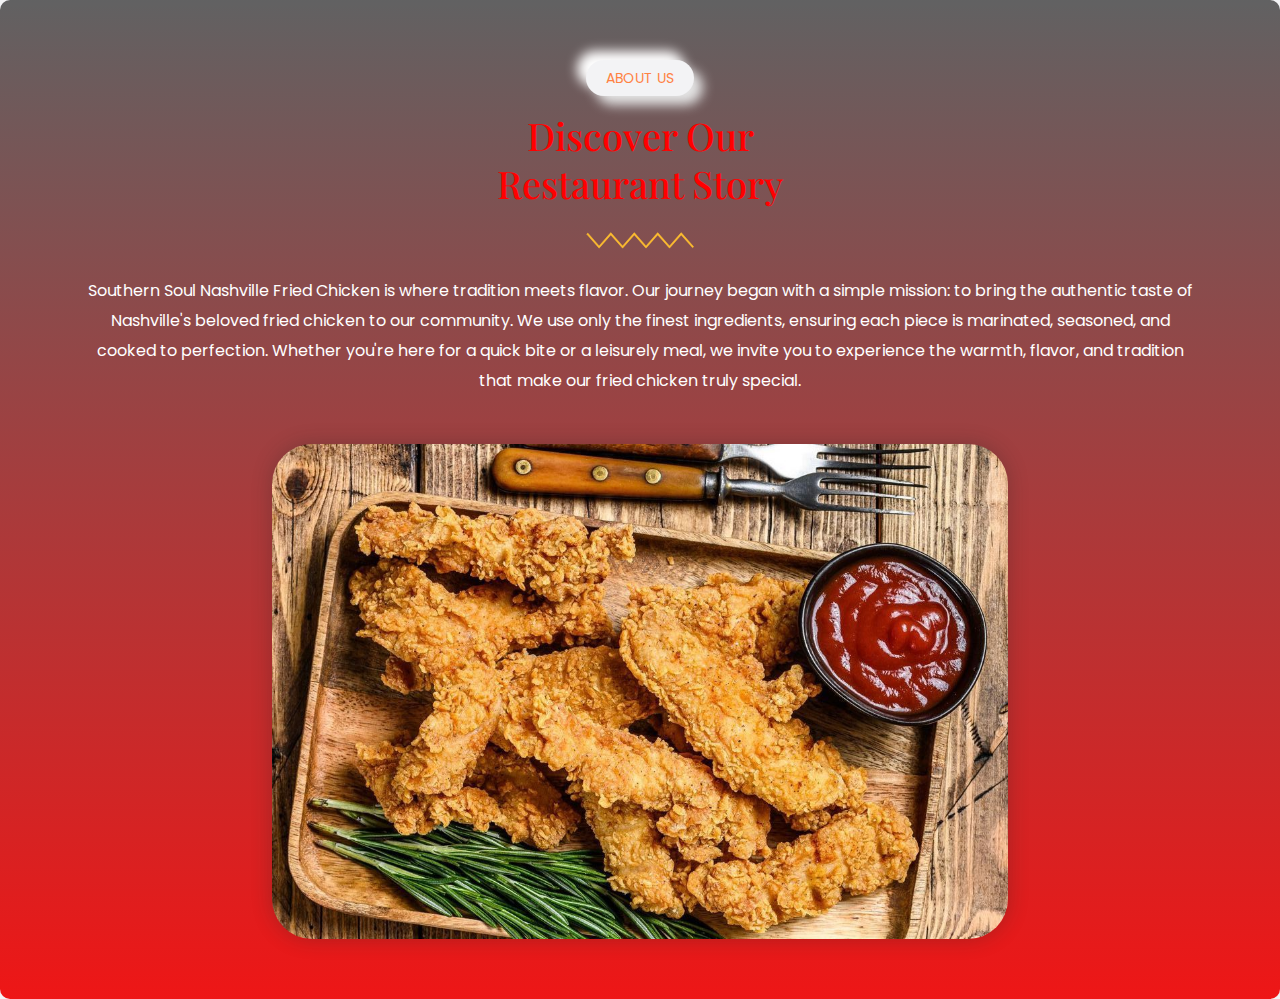
<file: aboutus.html>
<!DOCTYPE html>
<html lang="en">
<head>
    <meta charset="UTF-8">
    <meta name="viewport" content="width=device-width, initial-scale=1.0">
    <title>About Us</title>
     <!-- for icons  -->
     <link rel="stylesheet" href="https://unicons.iconscout.com/release/v4.0.0/css/line.css">
     <!-- bootstrap  -->
     <link rel="stylesheet" href="assets/css/bootstrap.min.css">
     <!-- for swiper slider  -->
     <link rel="stylesheet" href="assets/css/swiper-bundle.min.css">
 
     <!-- fancy box  -->
     <link rel="stylesheet" href="assets/css/jquery.fancybox.min.css">
     <!-- custom css  -->
     <link rel="stylesheet" href="style.css">
     <style>
        .about-sec {
            width: 100%;
            background: linear-gradient(rgba(0, 0, 0, 0.6), #ee1616);
            border-radius: 10px;
            position: relative;
            padding: 60px 0;
            color: #fff;
            overflow: hidden;
            display: flex;
            align-items: center;
            justify-content: center;
            flex-direction: column;
            text-align: center;
            transition: height 0.5s;
        }
        .about-sec h2 {
            font-weight: 500;
            margin-bottom: 20px;
        }
        .about-sec a {
            margin-top: 20px;
            color: #0d71f3;
            text-decoration: none;
            font-size: 18px;
            line-height: 60px;
            background: white;
            width: 60px;
            height: 60px;
            border-radius: 50%;
            text-align: center;
        }
        .about-video-img {
            transition: transform 0.3s ease-in-out;
        }
        .about-video-img:hover {
            transform: scale(1.1);
        }
        .play-btn {
            background: rgba(255, 255, 255, 0.8);
            border-radius: 50%;
            padding: 10px;
            display: inline-block;
            transition: transform 0.3s ease-in-out, background 0.3s ease-in-out;
        }
        .play-btn:hover {
            transform: scale(1.2);
            background: rgb(172, 129, 129);
        }
        .btn {
            display: block;
            margin: 50px auto;
            width: fit-content;
            border: 1px solid silver;
            padding: 14px 50px;
            border-radius: 6px;
            text-decoration: none;
            background-color: #ffdfba;
            color: #333;
            transition: background 0.5s, color 0.5s;
        }
        .btn:hover {
            background: #682b63;
            color: #fff;
        }
     </style>
</head>
<body>
    <section class="about-sec section" id="about">
        <div class="container">
            <div class="row">
                <div class="col-lg-12">
                    <div class="sec-title text-center mb-5">
                        <p class="sec-sub-title mb-3">About Us</p>
                        <h2 class="h2-title">Discover our <span>restaurant story</span></h2>
                        <div class="sec-title-shape mb-4">
                            <img src="assets/images/title-shape.svg" alt="">
                        </div>
                        <p>Southern Soul Nashville Fried Chicken is where tradition meets flavor. Our journey began with a simple
                            mission: to bring the authentic taste of Nashville's beloved fried chicken to our community. We use only
                            the finest ingredients, ensuring each piece is marinated, seasoned, and cooked to perfection. Whether
                            you're here for a quick bite or a leisurely meal, we invite you to experience the warmth, flavor, and
                            tradition that make our fried chicken truly special.
                            </p>
                    </div>
                </div>
            </div>
            <div class="row">
                <div class="col-lg-8 m-auto">
                    <div class="about-video">
                        <div class="about-video-img" style="background-image: url(image/logo/2.jpg);">
                        </div>
                        
                    </div>
                </div>
            </div>
        </div>
    </section>
    <!-- jquery  -->
    <script src="assets/js/jquery-3.5.1.min.js"></script>
    <!-- bootstrap -->
    <script src="assets/js/bootstrap.min.js"></script>
    <script src="assets/js/popper.min.js"></script>

    <!-- fontawesome  -->
    <script src="assets/js/font-awesome.min.js"></script>

    <!-- swiper slider  -->
    <script src="assets/js/swiper-bundle.min.js"></script>

    <!-- mixitup -- filter  -->
    <script src="assets/js/jquery.mixitup.min.js"></script>

    <!-- fancy box  -->
    <script src="assets/js/jquery.fancybox.min.js"></script>

    <!-- parallax  -->
    <script src="assets/js/parallax.min.js"></script>

    <!-- gsap  -->
    <script src="assets/js/gsap.min.js"></script>

    <!-- scroll trigger  -->
    <script src="assets/js/ScrollTrigger.min.js"></script>
    <!-- scroll to plugin  -->
    <script src="assets/js/ScrollToPlugin.min.js"></script>
    <!-- rellax  -->
    <!-- <script src="assets/js/rellax.min.js"></script> -->
    <!-- <script src="assets/js/rellax-custom.js"></script> -->
    <!-- smooth scroll  -->
    <script src="assets/js/smooth-scroll.js"></script>
    <!-- custom js  -->
    <script src="main.js"></script>
</body>
</html>
</file>
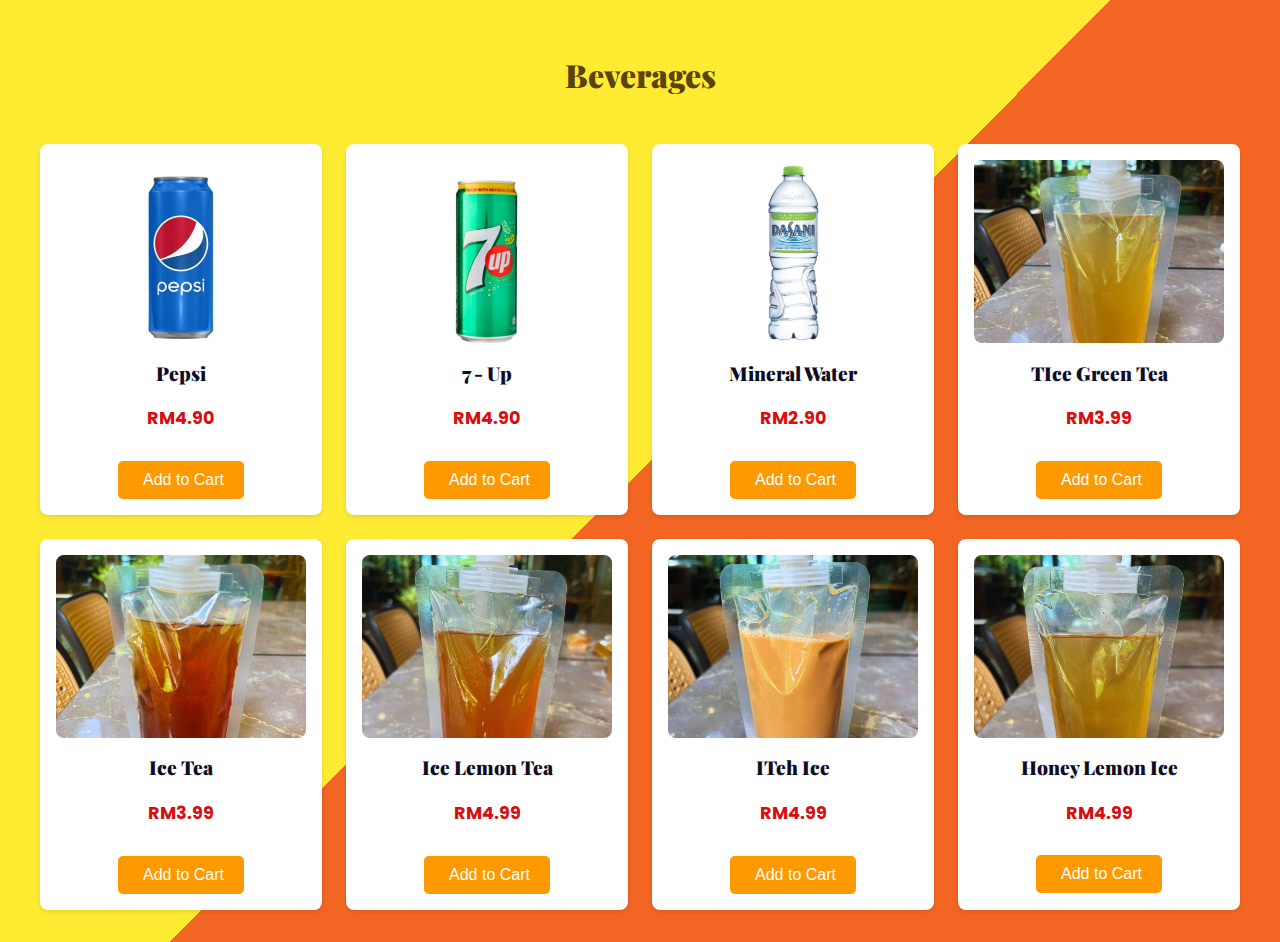
<file: beverages.html>
<!DOCTYPE html>
<html lang="en">
<head>
    <meta charset="UTF-8">
    <meta name="viewport" content="width=device-width, initial-scale=1.0">
    <title>Menu</title>
    <link rel="stylesheet" href="style.css">
</head>
<body>

    <main>
        <section class="menu">
            <h1>Beverages</h1>
            <div class="menu-items">
                <div class="menu-item">
                    <img src="images/beverage/1.jpg" alt="Pepsi" class="menu-img">
                    <h3>Pepsi</h3>
                    <p class="menu-price">RM4.90</p>
                    <button class="add-to-cart"><i class="fas fa-cart-plus"></i> Add to Cart</button>
                </div>
                <div class="menu-item">
                    <img src="images/beverage/2.jpg" alt="7 - Up" class="menu-img">
                    <h3>7 - Up</h3>
                    <p class="menu-price">RM4.90</p>
                    <button class="add-to-cart"><i class="fas fa-cart-plus"></i> Add to Cart</button>
                </div>
                <div class="menu-item">
                    <img src="images/beverage/3.jpg" alt="Mineral Water" class="menu-img">
                    <h3>Mineral Water</h3>
                    <p class="menu-price">RM2.90</p>
                    <button class="add-to-cart"><i class="fas fa-cart-plus"></i> Add to Cart</button>
                </div>
                <div class="menu-item">
                    <img src="images/beverage/4.jpg" alt="Ice Green Tea" class="menu-img">
                    <h3>TIce Green Tea</h3>
                    <p class="menu-price">RM3.99</p>
                    <button class="add-to-cart"><i class="fas fa-cart-plus"></i> Add to Cart</button>
                </div>
                <div class="menu-item">
                    <img src="images/beverage/5.jpg" alt="Ice Tea" class="menu-img">
                    <h3>Ice Tea</h3>
                    <p class="menu-price">RM3.99</p>
                    <button class="add-to-cart"><i class="fas fa-cart-plus"></i> Add to Cart</button>
                </div>
                <div class="menu-item">
                    <img src="images/beverage/6.jpg" alt="Ice Lemon Tea" class="menu-img">
                    <h3>Ice Lemon Tea</h3>
                    <p class="menu-price">RM4.99</p>
                    <button class="add-to-cart"><i class="fas fa-cart-plus"></i> Add to Cart</button>
                </div>
                <div class="menu-item">
                    <img src="images/beverage/7.jpg" alt="Teh Ice" class="menu-img">
                    <h3>ITeh Ice</h3>
                    <p class="menu-price">RM4.99</p>
                    <button class="add-to-cart"><i class="fas fa-cart-plus"></i> Add to Cart</button>
                </div>
                <div class="menu-item">
                    <img src="images/beverage/8.jpg" alt="Honey Lemon Icea" class="menu-img">
                    <h3>Honey Lemon Ice</h3>
                    <p class="menu-price">RM4.99</p>
                    <button class="add-to-cart"><i class="fas fa-cart-plus"></i> Add to Cart</button>
                </div>
            </div>
        </section>
    </main>

  
    <script>
        document.addEventListener("DOMContentLoaded", () => {
            document.body.style.opacity = 0;
            setTimeout(() => {
                document.body.style.transition = "opacity 0.5s";
                document.body.style.opacity = 1;
            }, 100);

            // Modal functionality
            const modal = document.getElementById("modal");
            const modalImg = document.getElementById("modal-img");
            const modalCaption = document.getElementById("modal-caption");
            const images = document.querySelectorAll(".menu-img");
            const closeBtn = document.querySelector(".close");

            images.forEach(img => {
                img.addEventListener("click", () => {
                    modal.style.display = "flex";
                    modalImg.src = img.src;
                    const menuItem = img.closest('.menu-item');
                    modalCaption.innerHTML = `<h3>${menuItem.querySelector('h3').textContent}</h3><p>${menuItem.querySelector('.menu-price').textContent}</p>`;
                });
            });

            closeBtn.addEventListener("click", () => {
                modal.style.display = "none";
            });

            modal.addEventListener("click", (e) => {
                if (e.target === modal) {
                    modal.style.display = "none";
                }
            });

            // Add to Cart functionality
            const addToCartButtons = document.querySelectorAll(".add-to-cart");
            addToCartButtons.forEach(button => {
                button.addEventListener("click", () => {
                    alert("Item added to cart!");
                    // Redirect to cart page
                    window.location.href = "cart.html";
                });
            });
        });
    </script>

    <!-- Modal Structure -->
    <div id="modal" class="modal">
        <span class="close">&times;</span>
        <div class="modal-content">
            <img id="modal-img">
            <div id="modal-caption" class="modal-caption"></div>
        </div>
    </div>

    <style>
        @import url('https://fonts.googleapis.com/css2?family=Playfair+Display:ital,wght@0,400;0,500;0,600;0,700;0,800;0,900;1,400;1,500;1,600;1,700&family=Poppins:ital,wght@0,100;0,200;0,300;0,400;0,500;0,600;0,700;0,800;1,100;1,200;1,300;1,400;1,500;1,600;1,700&display=swap');
        body {
            font-family: 'Poppins', sans-serif;
            margin: 0;
            padding: 0;
            background: linear-gradient(135deg, #ffeb32 50%, #f36523 50%);
            color: #333;
            transition: opacity 0.5s ease-in-out;
        }

        header {
            background-color: #fff;
            padding: 1em 2em;
            box-shadow: 0 2px 4px rgba(0, 0, 0, 0.1);
            position: sticky;
            top: 0;
            z-index: 1000;
        }

        header nav ul {
            list-style: none;
            display: flex;
            justify-content: center;
            margin: 0;
            padding: 0;
        }

        header nav ul li {
            margin: 0 1em;
        }

        header nav ul li a {
            text-decoration: none;
            color: #333;
            font-weight: bold;
            padding: 0.5em 1em;
            transition: color 0.3s, background-color 0.3s;
            border-radius: 5px;
        }

        header nav ul li a:hover {
            color: #ff9900;
            background-color: #f0f0f0;
        }

        main {
            padding: 2em;
            max-width: 1200px;
            margin: auto;
            animation: fadeIn 1s ease-in-out;
        }

        @keyframes fadeIn {
            from {
                opacity: 0;
            }
            to {
                opacity: 1;
            }
        }

        .menu h1 {
            text-align: center;
            margin-bottom: 1.5em;
            font-size: 2em;
            color: #5c420c;
        }

        .menu-items {
            display: grid;
            grid-template-columns: repeat(auto-fit, minmax(250px, 1fr));
            gap: 1.5em;
        }

        .menu-item {
            background-color: #fff;
            padding: 1em;
            box-shadow: 0 2px 4px rgba(0, 0, 0, 0.1);
            text-align: center;
            border-radius: 8px;
            transition: transform 0.3s, box-shadow 0.3s;
        }

        .menu-item:hover {
            transform: translateY(-5px);
            box-shadow: 0 4px 8px rgba(0, 0, 0, 0.2);
        }

        .menu-item img {
            max-width: 100%;
            border-radius: 8px;
            transition: transform 0.3s;
        }

        .menu-item:hover img {
            transform: scale(1.05);
        }

        .menu-item h3 {
            margin: 0.5em 0;
            font-size: 1.2em;
        }

        .menu-item p {
            font-size: 1.1em;
            color: #d80d0d;
            font-weight: bold;
        }

        .add-to-cart {
            display: inline-block;
            margin-top: 10px;
            padding: 10px 20px;
            font-size: 1em;
            color: #fff;
            background-color: #ff9900;
            border: none;
            border-radius: 5px;
            cursor: pointer;
            transition: background-color 0.3s;
        }

        .add-to-cart i {
            margin-right: 5px;
        }

        .add-to-cart:hover {
            background-color: #cc7a00;
        }

        /* Modal CSS */
        .modal {
            display: none;
            position: fixed;
            z-index: 1000;
            left: 0;
            top: 0;
            width: 100%;
            height: 100%;
            overflow: auto;
            background-color: rgba(0, 0, 0, 0.8);
            justify-content: center;
            align-items: center;
        }

        .modal-content {
            display: flex;
            flex-direction: column;
            align-items: center;
        }

        .modal-content img {
            width: 80%;
            max-width: 800px;
            border-radius: 10px;
        }

        .close {
            position: absolute;
            top: 20px;
            right: 35px;
            color: #fff;
            font-size: 40px;
            font-weight: bold;
            transition: 0.3s;
            cursor: pointer;
        }

        .close:hover,
        .close:focus {
            color: #bbb;
            text-decoration: none;
            cursor: pointer;
        }

        .modal-caption {
            text-align: center;
            color: #fff;
            padding: 10px 20px;
        }

        .modal-caption h3 {
            margin: 10px 0;
            font-size: 1.5em;
        }

        .modal-caption p {
            margin: 0;
            font-size: 1.2em;
        }
    </style>
</body>
</html>
</file>
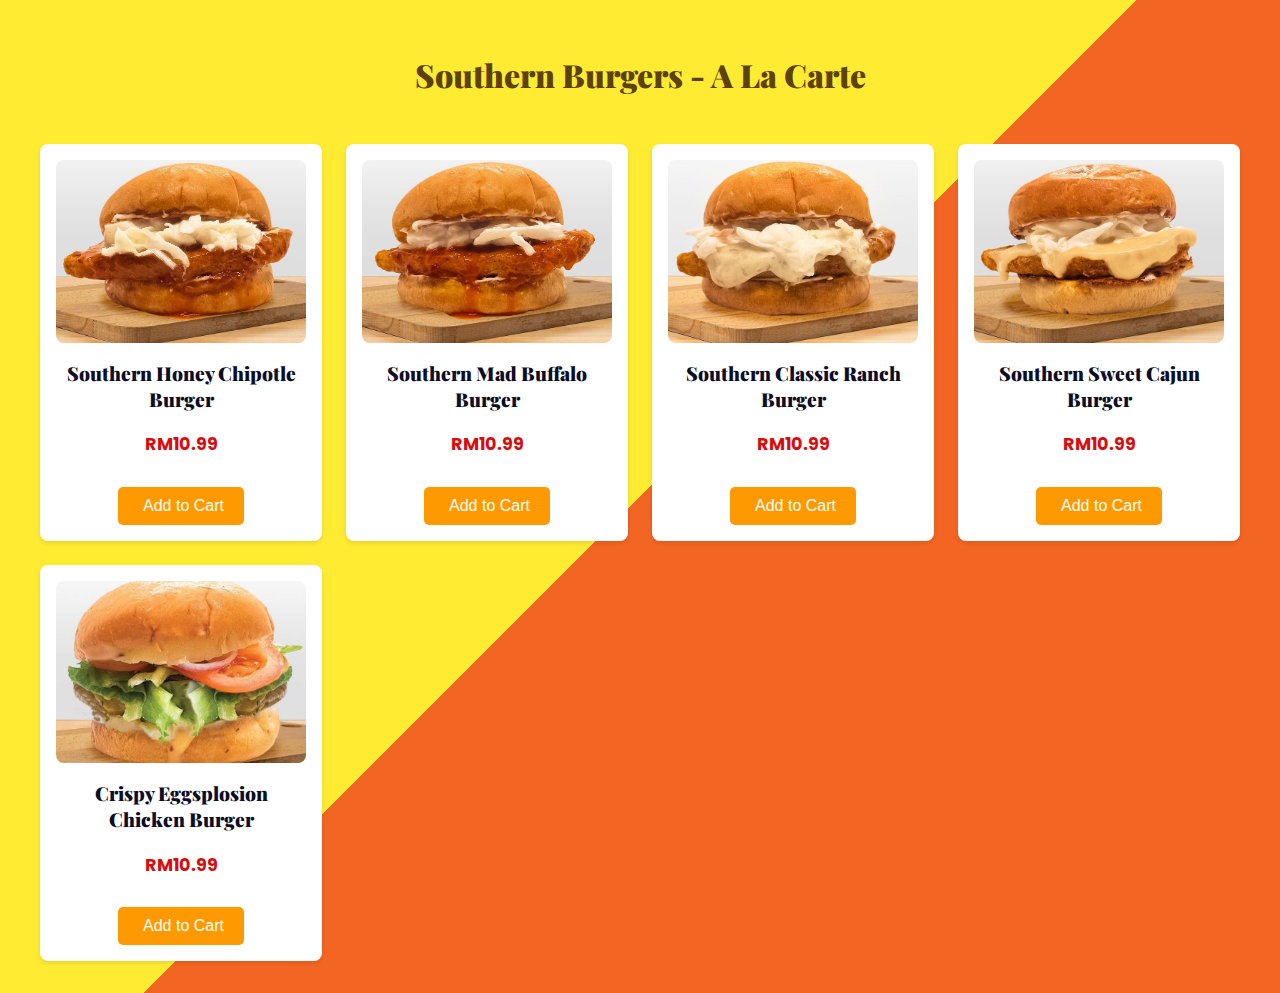
<file: burger.html>
<!DOCTYPE html>
<html lang="en">
<head>
    <meta charset="UTF-8">
    <meta name="viewport" content="width=device-width, initial-scale=1.0">
    <title>Menu</title>
    <link rel="stylesheet" href="style.css">
</head>
<body>

    <main>
        <section class="menu">
            <h1>Southern Burgers - A La Carte</h1>
            <div class="menu-items">
                <div class="menu-item">
                    <img src="image/Burger/1.jpg" alt="Southern Honey Chipotle Burger" class="menu-img">
                    <h3>Southern Honey Chipotle Burger</h3>
                    <p class="menu-price">RM10.99</p>
                    <button class="add-to-cart"><i class="fas fa-cart-plus"></i> Add to Cart</button>
                </div>
                <div class="menu-item">
                    <img src="image/Burger/2.jpg" alt="Southern Mad Buffalo Burger" class="menu-img">
                    <h3>Southern Mad Buffalo Burger</h3>
                    <p class="menu-price">RM10.99</p>
                    <button class="add-to-cart"><i class="fas fa-cart-plus"></i> Add to Cart</button>
                </div>
                <div class="menu-item">
                    <img src="image/Burger/3.jpg" alt="Southern Classic Ranch Burger" class="menu-img">
                    <h3>Southern Classic Ranch Burger</h3>
                    <p class="menu-price">RM10.99</p>
                    <button class="add-to-cart"><i class="fas fa-cart-plus"></i> Add to Cart</button>
                </div>
                <div class="menu-item">
                    <img src="image/Burger/4.jpg" alt="Southern Sweet Cajun Burger" class="menu-img">
                    <h3>Southern Sweet Cajun Burger</h3>
                    <p class="menu-price">RM10.99</p>
                    <button class="add-to-cart"><i class="fas fa-cart-plus"></i> Add to Cart</button>
                </div>
                <div class="menu-item">
                    <img src="image/Burger/5.jpg" alt="Crispy Eggsplosion Chicken Burger" class="menu-img">
                    <h3>Crispy Eggsplosion Chicken Burger</h3>
                    <p class="menu-price">RM10.99</p>
                    <button class="add-to-cart"><i class="fas fa-cart-plus"></i> Add to Cart</button>
                </div>
            </div>
        </section>
    </main>

    <script>
        document.addEventListener("DOMContentLoaded", () => {
            document.body.style.opacity = 0;
            setTimeout(() => {
                document.body.style.transition = "opacity 0.5s";
                document.body.style.opacity = 1;
            }, 100);

            // Modal functionality
            const modal = document.getElementById("modal");
            const modalImg = document.getElementById("modal-img");
            const modalCaption = document.getElementById("modal-caption");
            const images = document.querySelectorAll(".menu-img");
            const closeBtn = document.querySelector(".close");

            images.forEach(img => {
                img.addEventListener("click", () => {
                    modal.style.display = "flex";
                    modalImg.src = img.src;
                    const menuItem = img.closest('.menu-item');
                    modalCaption.innerHTML = `<h3>${menuItem.querySelector('h3').textContent}</h3><p>${menuItem.querySelector('.menu-price').textContent}</p>`;
                });
            });

            closeBtn.addEventListener("click", () => {
                modal.style.display = "none";
            });

            modal.addEventListener("click", (e) => {
                if (e.target === modal) {
                    modal.style.display = "none";
                }
            });

            // Add to Cart functionality
            const addToCartButtons = document.querySelectorAll(".add-to-cart");
            addToCartButtons.forEach(button => {
                button.addEventListener("click", () => {
                    alert("Item added to cart!");
                    // Redirect to cart page
                    window.location.href = "cart.html";
                });
            });
        });
    </script>

    <!-- Modal Structure -->
    <div id="modal" class="modal">
        <span class="close">&times;</span>
        <div class="modal-content">
            <img id="modal-img">
            <div id="modal-caption" class="modal-caption"></div>
        </div>
    </div>

    <style>
        @import url('https://fonts.googleapis.com/css2?family=Playfair+Display:ital,wght@0,400;0,500;0,600;0,700;0,800;0,900;1,400;1,500;1,600;1,700&family=Poppins:ital,wght@0,100;0,200;0,300;0,400;0,500;0,600;0,700;0,800;1,100;1,200;1,300;1,400;1,500;1,600;1,700&display=swap');
        body {
            font-family: 'Poppins', sans-serif;
            margin: 0;
            padding: 0;
            background: linear-gradient(135deg, #ffeb32 50%, #f36523 50%);
            color: #333;
            transition: opacity 0.5s ease-in-out;
        }

        header {
            background-color: #fff;
            padding: 1em 2em;
            box-shadow: 0 2px 4px rgba(0, 0, 0, 0.1);
            position: sticky;
            top: 0;
            z-index: 1000;
        }

        header nav ul {
            list-style: none;
            display: flex;
            justify-content: center;
            margin: 0;
            padding: 0;
        }

        header nav ul li {
            margin: 0 1em;
        }

        header nav ul li a {
            text-decoration: none;
            color: #333;
            font-weight: bold;
            padding: 0.5em 1em;
            transition: color 0.3s, background-color 0.3s;
            border-radius: 5px;
        }

        header nav ul li a:hover {
            color: #ff9900;
            background-color: #f0f0f0;
        }

        main {
            padding: 2em;
            max-width: 1200px;
            margin: auto;
            animation: fadeIn 1s ease-in-out;
        }

        @keyframes fadeIn {
            from {
                opacity: 0;
            }
            to {
                opacity: 1;
            }
        }

        .menu h1 {
            text-align: center;
            margin-bottom: 1.5em;
            font-size: 2em;
            color: #5c420c;
        }

        .menu-items {
            display: grid;
            grid-template-columns: repeat(auto-fit, minmax(250px, 1fr));
            gap: 1.5em;
        }

        .menu-item {
            background-color: #fff;
            padding: 1em;
            box-shadow: 0 2px 4px rgba(0, 0, 0, 0.1);
            text-align: center;
            border-radius: 8px;
            transition: transform 0.3s, box-shadow 0.3s;
        }

        .menu-item:hover {
            transform: translateY(-5px);
            box-shadow: 0 4px 8px rgba(0, 0, 0, 0.2);
        }

        .menu-item img {
            max-width: 100%;
            border-radius: 8px;
            transition: transform 0.3s;
        }

        .menu-item:hover img {
            transform: scale(1.05);
        }

        .menu-item h3 {
            margin: 0.5em 0;
            font-size: 1.2em;
        }

        .menu-item p {
            font-size: 1.1em;
            color: #d80d0d;
            font-weight: bold;
        }

        .add-to-cart {
            display: inline-block;
            margin-top: 10px;
            padding: 10px 20px;
            font-size: 1em;
            color: #fff;
            background-color: #ff9900;
            border: none;
            border-radius: 5px;
            cursor: pointer;
            transition: background-color 0.3s;
        }

        .add-to-cart i {
            margin-right: 5px;
        }

        .add-to-cart:hover {
            background-color: #cc7a00;
        }

        /* Modal CSS */
        .modal {
            display: none;
            position: fixed;
            z-index: 1000;
            left: 0;
            top: 0;
            width: 100%;
            height: 100%;
            overflow: auto;
            background-color: rgba(0, 0, 0, 0.8);
            justify-content: center;
            align-items: center;
        }

        .modal-content {
            display: flex;
            flex-direction: column;
            align-items: center;
        }

        .modal-content img {
            width: 80%;
            max-width: 800px;
            border-radius: 10px;
        }

        .close {
            position: absolute;
            top: 20px;
            right: 35px;
            color: #fff;
            font-size: 40px;
            font-weight: bold;
            transition: 0.3s;
            cursor: pointer;
        }

        .close:hover,
        .close:focus {
            color: #bbb;
            text-decoration: none;
            cursor: pointer;
        }

        .modal-caption {
            text-align: center;
            color: #fff;
            padding: 10px 20px;
        }

        .modal-caption h3 {
            margin: 10px 0;
            font-size: 1.5em;
        }

        .modal-caption p {
            margin: 0;
            font-size: 1.2em;
        }
    </style>
</body>
</html>
</file>
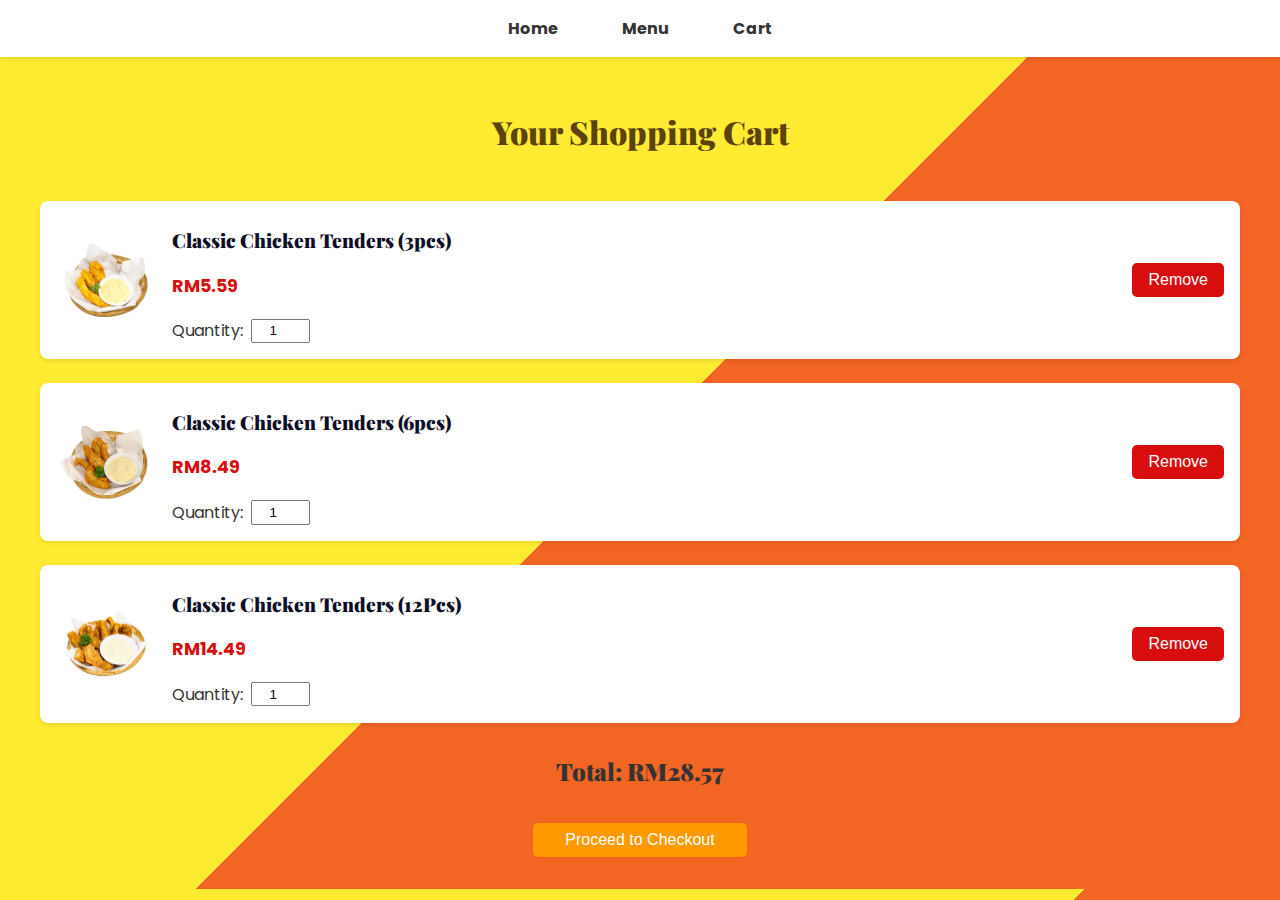
<file: cart.html>
<!DOCTYPE html>
<html lang="en">
<head>
    <meta charset="UTF-8">
    <meta name="viewport" content="width=device-width, initial-scale=1.0">
    <title>Shopping Cart</title>
    <link rel="stylesheet" href="style.css">
</head>
<body>

    <header>
        <nav>
            <ul>
                <li><a href="index.html">Home</a></li>
                <li><a href="menu.html">Menu</a></li>
                <li><a href="cart.html">Cart</a></li>
            </ul>
        </nav>
    </header>

    <main>
        <section class="cart">
            <h1>Your Shopping Cart</h1>
            <div class="cart-items">
                <div class="cart-item">
                    <img src="images/Chicken Tender/1.jpg" alt="Classic Chicken Tenders (3pcs)" class="cart-img">
                    <div class="cart-item-details">
                        <h3>Classic Chicken Tenders (3pcs)</h3>
                        <p class="cart-price">RM5.59</p>
                        <div class="cart-quantity">
                            <label for="quantity1">Quantity:</label>
                            <input type="number" id="quantity1" name="quantity" min="1" value="1">
                        </div>
                    </div>
                    <button class="remove-item">Remove</button>
                </div>
                <div class="cart-item">
                    <img src="images/Chicken Tender/2.jpg" alt="Classic Chicken Tenders (6pcs)" class="cart-img">
                    <div class="cart-item-details">
                        <h3>Classic Chicken Tenders (6pcs)</h3>
                        <p class="cart-price">RM8.49</p>
                        <div class="cart-quantity">
                            <label for="quantity2">Quantity:</label>
                            <input type="number" id="quantity2" name="quantity" min="1" value="1">
                        </div>
                    </div>
                    <button class="remove-item">Remove</button>
                </div>
                <div class="cart-item">
                    <img src="images/Chicken Tender/3.jpg" alt="Classic Chicken Tenders (12Pcs)" class="cart-img">
                    <div class="cart-item-details">
                        <h3>Classic Chicken Tenders (12Pcs)</h3>
                        <p class="cart-price">RM14.49</p>
                        <div class="cart-quantity">
                            <label for="quantity3">Quantity:</label>
                            <input type="number" id="quantity3" name="quantity" min="1" value="1">
                        </div>
                    </div>
                    <button class="remove-item">Remove</button>
                </div>
                <!-- More cart items can be added here -->
            </div>
            <div class="cart-total">
                <h2>Total: RM0.00</h2>
                <form action="payment.html" method="GET">
                    <input type="hidden" id="totalInput" name="total" value="0">
                    <button type="submit" class="checkout">Proceed to Checkout</button>
                </form>
            </div>
        </section>
    </main>

    <script>
        document.addEventListener("DOMContentLoaded", () => {
            document.body.style.opacity = 0;
            setTimeout(() => {
                document.body.style.transition = "opacity 0.5s";
                document.body.style.opacity = 1;
            }, 100);

            const removeButtons = document.querySelectorAll(".remove-item");
            removeButtons.forEach(button => {
                button.addEventListener("click", () => {
                    const cartItem = button.closest('.cart-item');
                    cartItem.remove();
                    updateTotal();
                });
            });

            const quantityInputs = document.querySelectorAll(".cart-quantity input");
            quantityInputs.forEach(input => {
                input.addEventListener("change", updateTotal);
            });

            function updateTotal() {
                const cartItems = document.querySelectorAll(".cart-item");
                let total = 0;
                cartItems.forEach(item => {
                    const priceElement = item.querySelector(".cart-price");
                    const price = parseFloat(priceElement.textContent.replace('RM', ''));
                    const quantity = item.querySelector("input").value;
                    total += price * quantity;
                });
                document.querySelector(".cart-total h2").textContent = `Total: RM${total.toFixed(2)}`;
                document.getElementById("totalInput").value = total.toFixed(2);
            }

            document.querySelector(".checkout").addEventListener("click", () => {
                const cartItems = document.querySelectorAll(".cart-item");
                let total = 0;
                cartItems.forEach(item => {
                    const priceElement = item.querySelector(".cart-price");
                    const price = parseFloat(priceElement.textContent.replace('RM', ''));
                    const quantity = item.querySelector("input").value;
                    total += price * quantity;
                });
                alert(`Proceeding to checkout. Total amount: RM${total.toFixed(2)}`);
                // Here you can redirect to the checkout page or perform any other action
            });

            // Initial total calculation
            updateTotal();
        });
    </script>

    <style>
        body {
            font-family: 'Poppins', sans-serif;
            margin: 0;
            padding: 0;
            background: linear-gradient(135deg, #ffeb32 50%, #f36523 50%);
            color: #333;
            transition: opacity 0.5s ease-in-out;
        }

        header {
            background-color: #fff;
            padding: 1em 2em;
            box-shadow: 0 2px 4px rgba(0, 0, 0, 0.1);
            position: sticky;
            top: 0;
            z-index: 1000;
        }

        header nav ul {
            list-style: none;
            display: flex;
            justify-content: center;
            margin: 0;
            padding: 0;
        }

        header nav ul li {
            margin: 0 1em;
        }

        header nav ul li a {
            text-decoration: none;
            color: #333;
            font-weight: bold;
            padding: 0.5em 1em;
            transition: color 0.3s, background-color 0.3s;
            border-radius: 5px;
        }

        header nav ul li a:hover {
            color: #ff9900;
            background-color: #f0f0f0;
        }

        main {
            padding: 2em;
            max-width: 1200px;
            margin: auto;
        }

        .cart h1 {
            text-align: center;
            margin-bottom: 1.5em;
            font-size: 2em;
            color: #5c420c;
        }

        .cart-items {
            display: flex;
            flex-direction: column;
            gap: 1.5em;
        }

        .cart-item {
            display: flex;
            align-items: center;
            background-color: #fff;
            padding: 1em;
            box-shadow: 0 2px 4px rgba(0, 0, 0, 0.1);
            border-radius: 8px;
        }

        .cart-item img {
            max-width: 100px;
            border-radius: 8px;
        }

        .cart-item-details {
            flex-grow: 1;
            padding: 0 1em;
        }

        .cart-item h3 {
            margin: 0.5em 0;
            font-size: 1.2em;
        }

        .cart-price {
            font-size: 1.1em;
            color: #d80d0d;
            font-weight: bold;
        }

        .cart-quantity {
            display: flex;
            align-items: center;
        }

        .cart-quantity label {
            margin-right: 0.5em;
        }

        .cart-quantity input {
            width: 50px;
            padding: 0.2em;
            text-align: center;
        }

        .remove-item {
            padding: 0.5em 1em;
            font-size: 1em;
            color: #fff;
            background-color: #d80d0d;
            border: none;
            border-radius: 5px;
            cursor: pointer;
            transition: background-color 0.3s;
        }

        .remove-item:hover {
            background-color: #a00b0b;
        }

        .cart-total {
            text-align: center;
            margin-top: 2em;
        }

        .cart-total h2 {
            font-size: 1.5em;
            color: #333;
        }

        .checkout {
            margin-top: 1em;
            padding: 0.5em 2em;
            font-size: 1em;
            color: #fff;
            background-color: #ff9900;
            border: none;
            border-radius: 5px;
            cursor: pointer;
            transition: background-color 0.3s;
        }

        .checkout:hover {
            background-color: #cc7a00;
        }
    </style>
</body>
</html>
</file>
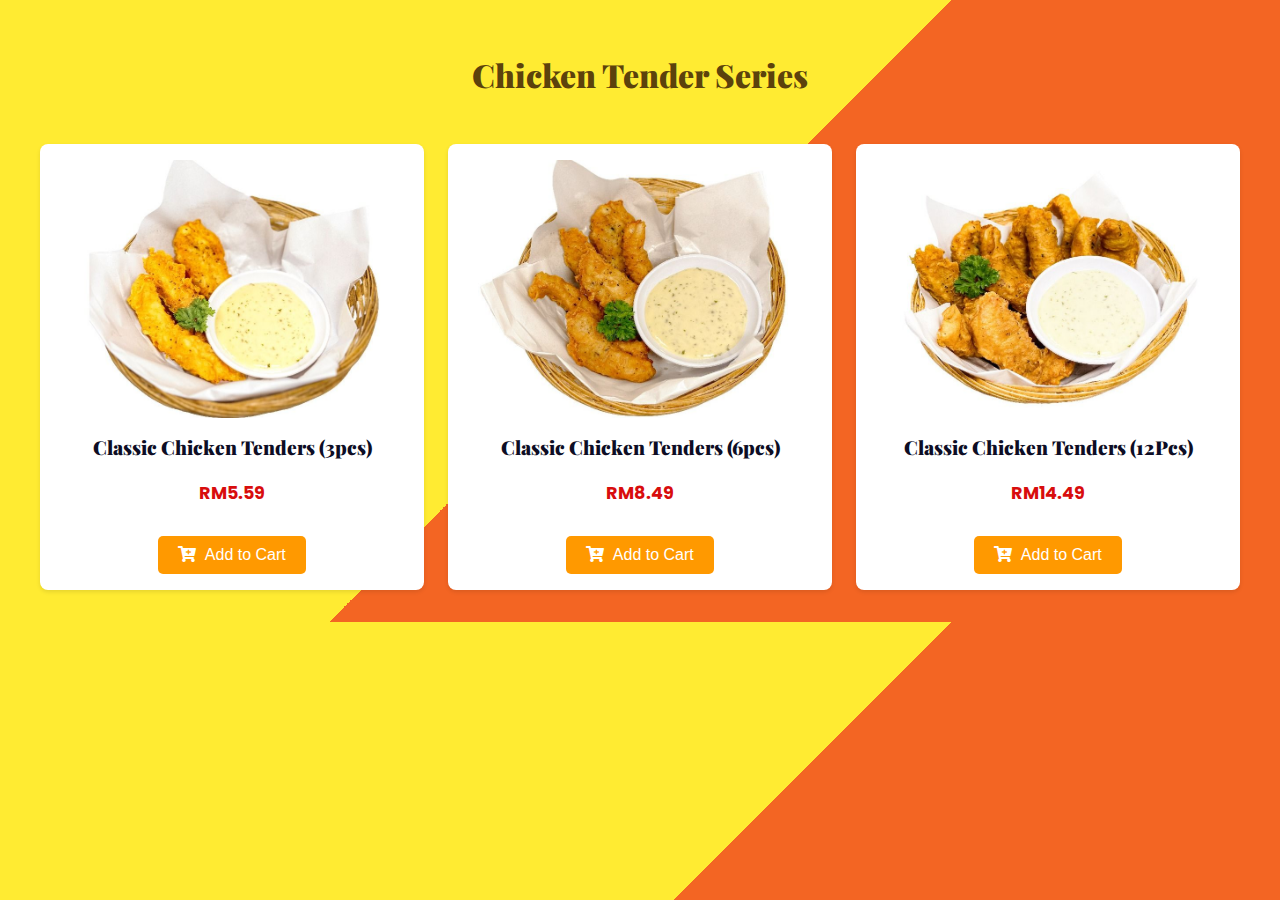
<file: chicken tender.html>
<!DOCTYPE html>
<html lang="en">
<head>
    <meta charset="UTF-8">
    <meta name="viewport" content="width=device-width, initial-scale=1.0">
    <title>Menu</title>
    <link rel="stylesheet" href="style.css">
    <link rel="stylesheet" href="https://cdnjs.cloudflare.com/ajax/libs/font-awesome/5.15.4/css/all.min.css">
</head>
<body>

    <main>
        <section class="menu">
            <h1>Chicken Tender Series</h1>
            <div class="menu-items">
                <div class="menu-item">
                    <img src="images/Chicken Tender/1.jpg" alt="Classic Chicken Tenders (3pcs)" class="menu-img">
                    <h3>Classic Chicken Tenders (3pcs)</h3>
                    <p class="menu-price">RM5.59</p>
                    <button class="add-to-cart"><i class="fas fa-cart-plus"></i> Add to Cart</button>
                </div>
                <div class="menu-item">
                    <img src="images/Chicken Tender/2.jpg" alt="Classic Chicken Tenders (6pcs)" class="menu-img">
                    <h3>Classic Chicken Tenders (6pcs)</h3>
                    <p class="menu-price">RM8.49</p>
                    <button class="add-to-cart"><i class="fas fa-cart-plus"></i> Add to Cart</button>
                </div>
                <div class="menu-item">
                    <img src="images/Chicken Tender/3.jpg" alt="Classic Chicken Tenders (12Pcs)" class="menu-img">
                    <h3>Classic Chicken Tenders (12Pcs)</h3>
                    <p class="menu-price">RM14.49</p>
                    <button class="add-to-cart"><i class="fas fa-cart-plus"></i> Add to Cart</button>
                </div>
            </div>
        </section>
    </main>

    <script>
        document.addEventListener("DOMContentLoaded", () => {
            document.body.style.opacity = 0;
            setTimeout(() => {
                document.body.style.transition = "opacity 0.5s";
                document.body.style.opacity = 1;
            }, 100);

            // Modal functionality
            const modal = document.getElementById("modal");
            const modalImg = document.getElementById("modal-img");
            const modalCaption = document.getElementById("modal-caption");
            const images = document.querySelectorAll(".menu-img");
            const closeBtn = document.querySelector(".close");

            images.forEach(img => {
                img.addEventListener("click", () => {
                    modal.style.display = "flex";
                    modalImg.src = img.src;
                    const menuItem = img.closest('.menu-item');
                    modalCaption.innerHTML = `<h3>${menuItem.querySelector('h3').textContent}</h3><p>${menuItem.querySelector('.menu-price').textContent}</p>`;
                });
            });

            closeBtn.addEventListener("click", () => {
                modal.style.display = "none";
            });

            modal.addEventListener("click", (e) => {
                if (e.target === modal) {
                    modal.style.display = "none";
                }
            });

            // Add to Cart functionality
            const addToCartButtons = document.querySelectorAll(".add-to-cart");
            addToCartButtons.forEach(button => {
                button.addEventListener("click", () => {
                    alert("Item added to cart!");
                    // Redirect to cart page
                    window.location.href = "cart.html";
                });
            });
        });
    </script>

    <!-- Modal Structure -->
    <div id="modal" class="modal">
        <span class="close">&times;</span>
        <div class="modal-content">
            <img id="modal-img">
            <div id="modal-caption" class="modal-caption"></div>
        </div>
    </div>

    <style>
        @import url('https://fonts.googleapis.com/css2?family=Playfair+Display:ital,wght@0,400;0,500;0,600;0,700;0,800;0,900;1,400;1,500;1,600;1,700&family=Poppins:ital,wght@0,100;0,200;0,300;0,400;0,500;0,600;0,700;0,800;1,100;1,200;1,300;1,400;1,500;1,600;1,700&display=swap');
        body {
            font-family: 'Poppins', sans-serif;
            margin: 0;
            padding: 0;
            background: linear-gradient(135deg, #ffeb32 50%, #f36523 50%);
            color: #333;
            transition: opacity 0.5s ease-in-out;
        }

        header {
            background-color: #fff;
            padding: 1em 2em;
            box-shadow: 0 2px 4px rgba(0, 0, 0, 0.1);
            position: sticky;
            top: 0;
            z-index: 1000;
        }

        header nav ul {
            list-style: none;
            display: flex;
            justify-content: center;
            margin: 0;
            padding: 0;
        }

        header nav ul li {
            margin: 0 1em;
        }

        header nav ul li a {
            text-decoration: none;
            color: #333;
            font-weight: bold;
            padding: 0.5em 1em;
            transition: color 0.3s, background-color 0.3s;
            border-radius: 5px;
        }

        header nav ul li a:hover {
            color: #ff9900;
            background-color: #f0f0f0;
        }

        main {
            padding: 2em;
            max-width: 1200px;
            margin: auto;
            animation: fadeIn 1s ease-in-out;
        }

        @keyframes fadeIn {
            from {
                opacity: 0;
            }
            to {
                opacity: 1;
            }
        }

        .menu h1 {
            text-align: center;
            margin-bottom: 1.5em;
            font-size: 2em;
            color: #5c420c;
        }

        .menu-items {
            display: grid;
            grid-template-columns: repeat(auto-fit, minmax(250px, 1fr));
            gap: 1.5em;
        }

        .menu-item {
            background-color: #fff;
            padding: 1em;
            box-shadow: 0 2px 4px rgba(0, 0, 0, 0.1);
            text-align: center;
            border-radius: 8px;
            transition: transform 0.3s, box-shadow 0.3s;
        }

        .menu-item:hover {
            transform: translateY(-5px);
            box-shadow: 0 4px 8px rgba(0, 0, 0, 0.2);
        }

        .menu-item img {
            max-width: 100%;
            border-radius: 8px;
            transition: transform 0.3s;
        }

        .menu-item:hover img {
            transform: scale(1.05);
        }

        .menu-item h3 {
            margin: 0.5em 0;
            font-size: 1.2em;
        }

        .menu-item p {
            font-size: 1.1em;
            color: #d80d0d;
            font-weight: bold;
        }

        .add-to-cart {
            display: inline-block;
            margin-top: 10px;
            padding: 10px 20px;
            font-size: 1em;
            color: #fff;
            background-color: #ff9900;
            border: none;
            border-radius: 5px;
            cursor: pointer;
            transition: background-color 0.3s;
        }

        .add-to-cart i {
            margin-right: 5px;
        }

        .add-to-cart:hover {
            background-color: #cc7a00;
        }

        /* Modal CSS */
        .modal {
            display: none;
            position: fixed;
            z-index: 1000;
            left: 0;
            top: 0;
            width: 100%;
            height: 100%;
            overflow: auto;
            background-color: rgba(0, 0, 0, 0.8);
            justify-content: center;
            align-items: center;
        }

        .modal-content {
            display: flex;
            flex-direction: column;
            align-items: center;
        }

        .modal-content img {
            width: 80%;
            max-width: 800px;
            border-radius: 10px;
        }

        .close {
            position: absolute;
            top: 20px;
            right: 35px;
            color: #fff;
            font-size: 40px;
            font-weight: bold;
            transition: 0.3s;
            cursor: pointer;
        }

        .close:hover,
        .close:focus {
            color: #bbb;
            text-decoration: none;
            cursor: pointer;
        }

        .modal-caption {
            text-align: center;
            color: #fff;
            padding: 10px 20px;
        }

        .modal-caption h3 {
            margin: 10px 0;
            font-size: 1.5em;
        }

        .modal-caption p {
            margin: 0;
            font-size: 1.2em;
        }
    </style>
</body>
</html>
</file>
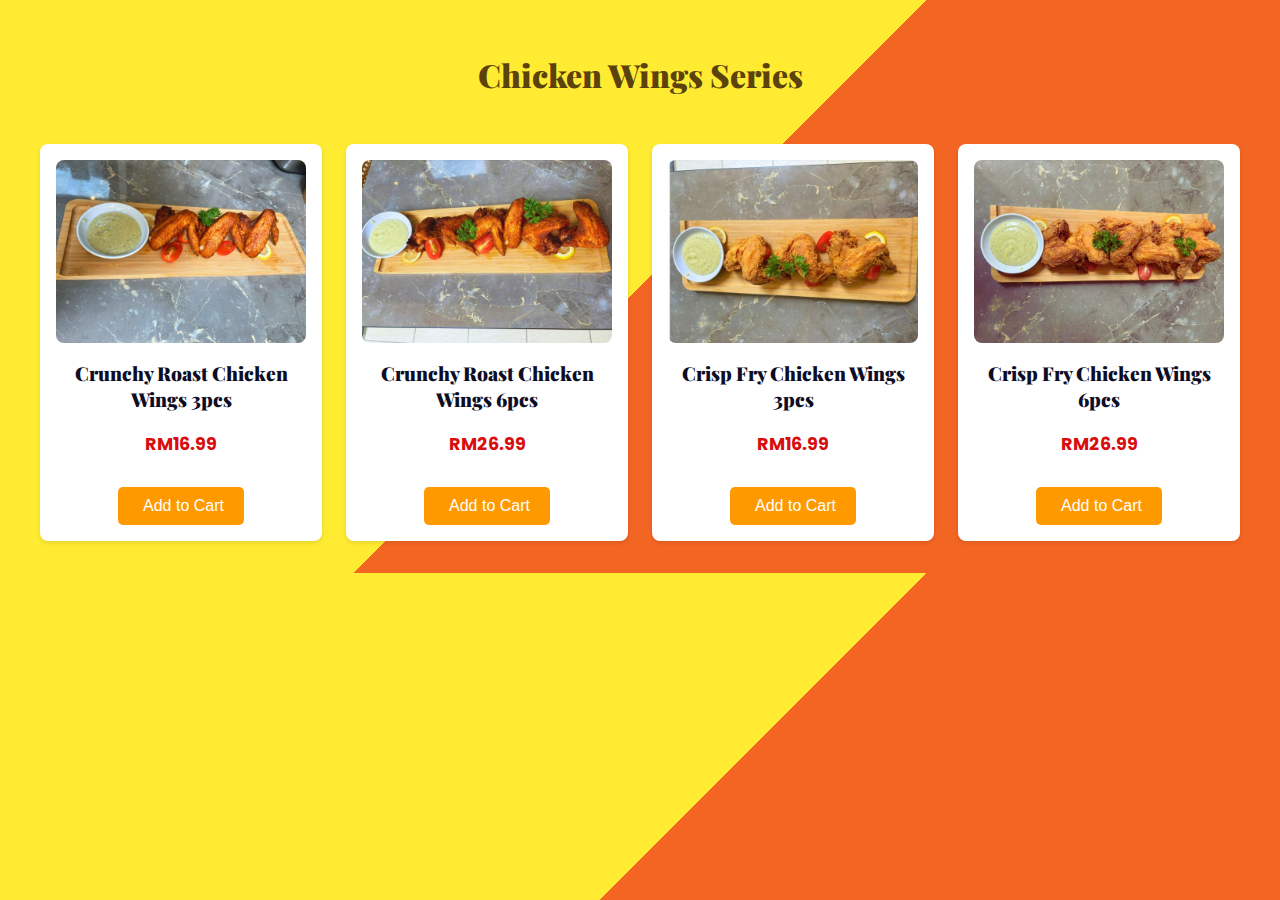
<file: chickenwings.html>
<!DOCTYPE html>
<html lang="en">
<head>
    <meta charset="UTF-8">
    <meta name="viewport" content="width=device-width, initial-scale=1.0">
    <title>Menu</title>
    <link rel="stylesheet" href="style.css">
</head>
<body>

    <main>
        <section class="menu">
            <h1>Chicken Wings Series</h1>
            <div class="menu-items">
                <div class="menu-item">
                    <img src="image/Chicken Wings Series/1.jpg" alt="Crunchy Roast Chicken Wings 3pcs" class="menu-img">
                    <h3>Crunchy Roast Chicken Wings 3pcs</h3>
                    <p class="menu-price">RM16.99</p>
                    <button class="add-to-cart"><i class="fas fa-cart-plus"></i> Add to Cart</button>
                </div>
                <div class="menu-item">
                    <img src="image/Chicken Wings Series/2.jpg" alt="Crunchy Roast Chicken Wings 6pcs" class="menu-img">
                    <h3>Crunchy Roast Chicken Wings 6pcs</h3>
                    <p class="menu-price">RM26.99</p>
                    <button class="add-to-cart"><i class="fas fa-cart-plus"></i> Add to Cart</button>
                </div>
                <div class="menu-item">
                    <img src="image/Chicken Wings Series/3.jpg" alt="Crisp Fry Chicken Wings 3pcs" class="menu-img">
                    <h3>Crisp Fry Chicken Wings 3pcs</h3>
                    <p class="menu-price">RM16.99</p>
                    <button class="add-to-cart"><i class="fas fa-cart-plus"></i> Add to Cart</button>
                </div>
                <div class="menu-item">
                    <img src="image/Chicken Wings Series/4.jpg" alt="Crisp Fry Chicken Wings 6pcs" class="menu-img">
                    <h3>Crisp Fry Chicken Wings 6pcs</h3>
                    <p class="menu-price">RM26.99</p>
                    <button class="add-to-cart"><i class="fas fa-cart-plus"></i> Add to Cart</button>
                </div>
            </div>
        </section>
    </main>

    <script>
        document.addEventListener("DOMContentLoaded", () => {
            document.body.style.opacity = 0;
            setTimeout(() => {
                document.body.style.transition = "opacity 0.5s";
                document.body.style.opacity = 1;
            }, 100);

            // Modal functionality
            const modal = document.getElementById("modal");
            const modalImg = document.getElementById("modal-img");
            const modalCaption = document.getElementById("modal-caption");
            const images = document.querySelectorAll(".menu-img");
            const closeBtn = document.querySelector(".close");

            images.forEach(img => {
                img.addEventListener("click", () => {
                    modal.style.display = "flex";
                    modalImg.src = img.src;
                    const menuItem = img.closest('.menu-item');
                    modalCaption.innerHTML = `<h3>${menuItem.querySelector('h3').textContent}</h3><p>${menuItem.querySelector('.menu-price').textContent}</p>`;
                });
            });

            closeBtn.addEventListener("click", () => {
                modal.style.display = "none";
            });

            modal.addEventListener("click", (e) => {
                if (e.target === modal) {
                    modal.style.display = "none";
                }
            });

            // Add to Cart functionality
            const addToCartButtons = document.querySelectorAll(".add-to-cart");
            addToCartButtons.forEach(button => {
                button.addEventListener("click", () => {
                    alert("Item added to cart!");
                    // Redirect to cart page
                    window.location.href = "cart.html";
                });
            });
        });
    </script>

    <!-- Modal Structure -->
    <div id="modal" class="modal">
        <span class="close">&times;</span>
        <div class="modal-content">
            <img id="modal-img">
            <div id="modal-caption" class="modal-caption"></div>
        </div>
    </div>

    <style>
        @import url('https://fonts.googleapis.com/css2?family=Playfair+Display:ital,wght@0,400;0,500;0,600;0,700;0,800;0,900;1,400;1,500;1,600;1,700&family=Poppins:ital,wght@0,100;0,200;0,300;0,400;0,500;0,600;0,700;0,800;1,100;1,200;1,300;1,400;1,500;1,600;1,700&display=swap');
        body {
            font-family: 'Poppins', sans-serif;
            margin: 0;
            padding: 0;
            background: linear-gradient(135deg, #ffeb32 50%, #f36523 50%);
            color: #333;
            transition: opacity 0.5s ease-in-out;
        }

        header {
            background-color: #fff;
            padding: 1em 2em;
            box-shadow: 0 2px 4px rgba(0, 0, 0, 0.1);
            position: sticky;
            top: 0;
            z-index: 1000;
        }

        header nav ul {
            list-style: none;
            display: flex;
            justify-content: center;
            margin: 0;
            padding: 0;
        }

        header nav ul li {
            margin: 0 1em;
        }

        header nav ul li a {
            text-decoration: none;
            color: #333;
            font-weight: bold;
            padding: 0.5em 1em;
            transition: color 0.3s, background-color 0.3s;
            border-radius: 5px;
        }

        header nav ul li a:hover {
            color: #ff9900;
            background-color: #f0f0f0;
        }

        main {
            padding: 2em;
            max-width: 1200px;
            margin: auto;
            animation: fadeIn 1s ease-in-out;
        }

        @keyframes fadeIn {
            from {
                opacity: 0;
            }
            to {
                opacity: 1;
            }
        }

        .menu h1 {
            text-align: center;
            margin-bottom: 1.5em;
            font-size: 2em;
            color: #5c420c;
        }

        .menu-items {
            display: grid;
            grid-template-columns: repeat(auto-fit, minmax(250px, 1fr));
            gap: 1.5em;
        }

        .menu-item {
            background-color: #fff;
            padding: 1em;
            box-shadow: 0 2px 4px rgba(0, 0, 0, 0.1);
            text-align: center;
            border-radius: 8px;
            transition: transform 0.3s, box-shadow 0.3s;
        }

        .menu-item:hover {
            transform: translateY(-5px);
            box-shadow: 0 4px 8px rgba(0, 0, 0, 0.2);
        }

        .menu-item img {
            max-width: 100%;
            border-radius: 8px;
            transition: transform 0.3s;
        }

        .menu-item:hover img {
            transform: scale(1.05);
        }

        .menu-item h3 {
            margin: 0.5em 0;
            font-size: 1.2em;
        }

        .menu-item p {
            font-size: 1.1em;
            color: #d80d0d;
            font-weight: bold;
        }

        .add-to-cart {
            display: inline-block;
            margin-top: 10px;
            padding: 10px 20px;
            font-size: 1em;
            color: #fff;
            background-color: #ff9900;
            border: none;
            border-radius: 5px;
            cursor: pointer;
            transition: background-color 0.3s;
        }

        .add-to-cart i {
            margin-right: 5px;
        }

        .add-to-cart:hover {
            background-color: #cc7a00;
        }

        /* Modal CSS */
        .modal {
            display: none;
            position: fixed;
            z-index: 1000;
            left: 0;
            top: 0;
            width: 100%;
            height: 100%;
            overflow: auto;
            background-color: rgba(0, 0, 0, 0.8);
            justify-content: center;
            align-items: center;
        }

        .modal-content {
            display: flex;
            flex-direction: column;
            align-items: center;
        }

        .modal-content img {
            width: 80%;
            max-width: 800px;
            border-radius: 10px;
        }

        .close {
            position: absolute;
            top: 20px;
            right: 35px;
            color: #fff;
            font-size: 40px;
            font-weight: bold;
            transition: 0.3s;
            cursor: pointer;
        }

        .close:hover,
        .close:focus {
            color: #bbb;
            text-decoration: none;
            cursor: pointer;
        }

        .modal-caption {
            text-align: center;
            color: #fff;
            padding: 10px 20px;
        }

        .modal-caption h3 {
            margin: 10px 0;
            font-size: 1.5em;
        }

        .modal-caption p {
            margin: 0;
            font-size: 1.2em;
        }
    </style>
</body>
</html>
</file>
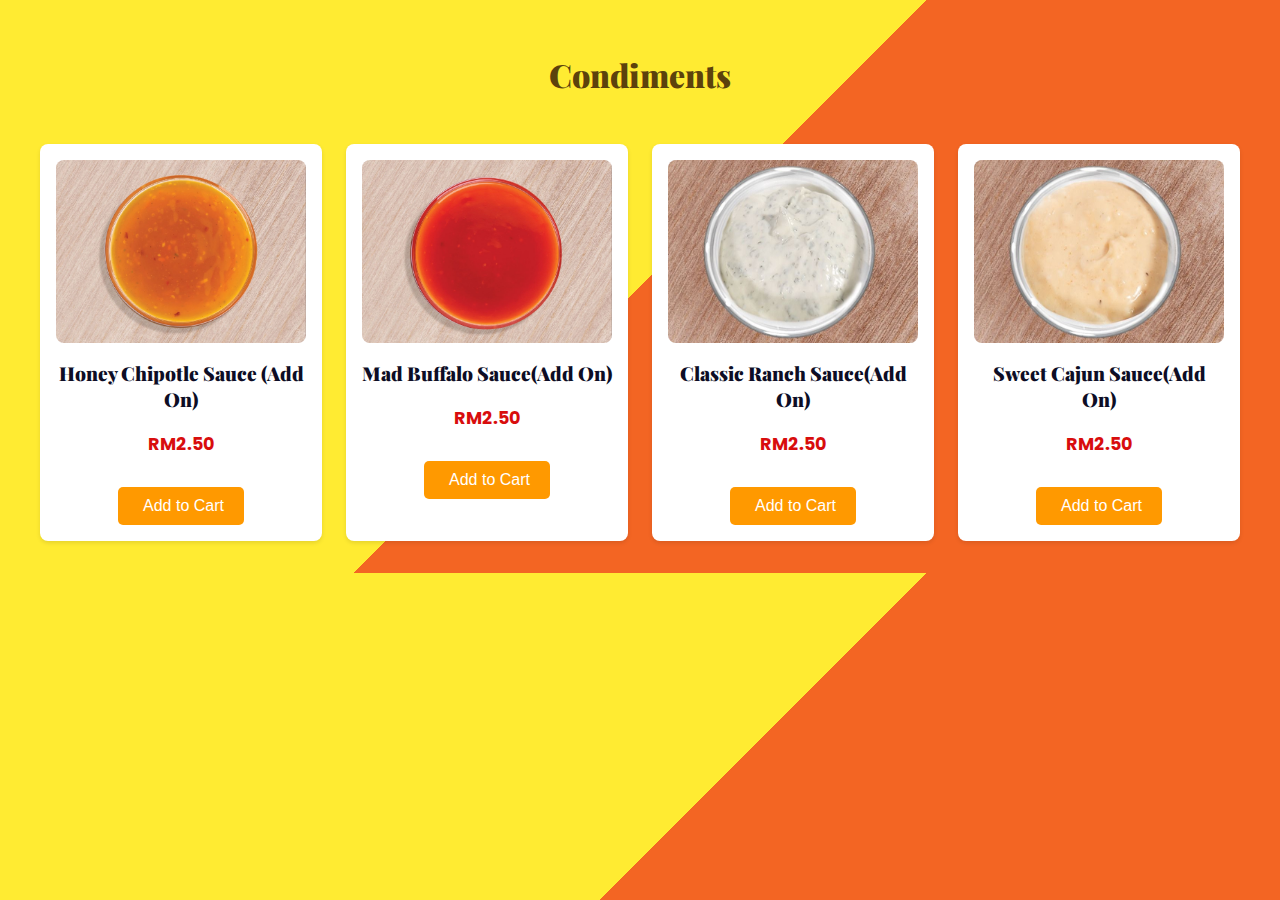
<file: condiments.html>
<!DOCTYPE html>
<html lang="en">
<head>
    <meta charset="UTF-8">
    <meta name="viewport" content="width=device-width, initial-scale=1.0">
    <title>Menu</title>
    <link rel="stylesheet" href="style.css">
</head>
<body>

    <main>
        <section class="menu">
            <h1>Condiments</h1>
            <div class="menu-items">
                <div class="menu-item">
                    <img src="images/condiments/1.jpg" alt="Honey Chipotle Sauce (Add On)" class="menu-img">
                    <h3>Honey Chipotle Sauce (Add On)</h3>
                    <p class="menu-price">RM2.50</p>
                    <button class="add-to-cart"><i class="fas fa-cart-plus"></i> Add to Cart</button>
                </div>
                <div class="menu-item">
                    <img src="images/condiments/2.jpg" alt="Mad Buffalo Sauce(Add On)" class="menu-img">
                    <h3>Mad Buffalo Sauce(Add On)</h3>
                    <p class="menu-price">RM2.50</p>
                    <button class="add-to-cart"><i class="fas fa-cart-plus"></i> Add to Cart</button>
                </div>
                <div class="menu-item">
                    <img src="images/condiments/3.jpg" alt="Classic Ranch Sauce(Add On)" class="menu-img">
                    <h3>Classic Ranch Sauce(Add On)</h3>
                    <p class="menu-price">RM2.50</p>
                    <button class="add-to-cart"><i class="fas fa-cart-plus"></i> Add to Cart</button>
                </div>
                <div class="menu-item">
                    <img src="images/condiments/4.jpg" alt="Sweet Cajun Sauce(Add On)" class="menu-img">
                    <h3>Sweet Cajun Sauce(Add On)</h3>
                    <p class="menu-price">RM2.50</p>
                    <button class="add-to-cart"><i class="fas fa-cart-plus"></i> Add to Cart</button>
                </div>
            </div>
        </section>
    </main>

    <script>
        document.addEventListener("DOMContentLoaded", () => {
            document.body.style.opacity = 0;
            setTimeout(() => {
                document.body.style.transition = "opacity 0.5s";
                document.body.style.opacity = 1;
            }, 100);

            // Modal functionality
            const modal = document.getElementById("modal");
            const modalImg = document.getElementById("modal-img");
            const modalCaption = document.getElementById("modal-caption");
            const images = document.querySelectorAll(".menu-img");
            const closeBtn = document.querySelector(".close");

            images.forEach(img => {
                img.addEventListener("click", () => {
                    modal.style.display = "flex";
                    modalImg.src = img.src;
                    const menuItem = img.closest('.menu-item');
                    modalCaption.innerHTML = `<h3>${menuItem.querySelector('h3').textContent}</h3><p>${menuItem.querySelector('.menu-price').textContent}</p>`;
                });
            });

            closeBtn.addEventListener("click", () => {
                modal.style.display = "none";
            });

            modal.addEventListener("click", (e) => {
                if (e.target === modal) {
                    modal.style.display = "none";
                }
            });

            // Add to Cart functionality
            const addToCartButtons = document.querySelectorAll(".add-to-cart");
            addToCartButtons.forEach(button => {
                button.addEventListener("click", () => {
                    alert("Item added to cart!");
                    // Redirect to cart page
                    window.location.href = "cart.html";
                });
            });
        });
    </script>

    <!-- Modal Structure -->
    <div id="modal" class="modal">
        <span class="close">&times;</span>
        <div class="modal-content">
            <img id="modal-img">
            <div id="modal-caption" class="modal-caption"></div>
        </div>
    </div>

    <style>
        @import url('https://fonts.googleapis.com/css2?family=Playfair+Display:ital,wght@0,400;0,500;0,600;0,700;0,800;0,900;1,400;1,500;1,600;1,700&family=Poppins:ital,wght@0,100;0,200;0,300;0,400;0,500;0,600;0,700;0,800;1,100;1,200;1,300;1,400;1,500;1,600;1,700&display=swap');
        body {
            font-family: 'Poppins', sans-serif;
            margin: 0;
            padding: 0;
            background: linear-gradient(135deg, #ffeb32 50%, #f36523 50%);
            color: #333;
            transition: opacity 0.5s ease-in-out;
        }

        header {
            background-color: #fff;
            padding: 1em 2em;
            box-shadow: 0 2px 4px rgba(0, 0, 0, 0.1);
            position: sticky;
            top: 0;
            z-index: 1000;
        }

        header nav ul {
            list-style: none;
            display: flex;
            justify-content: center;
            margin: 0;
            padding: 0;
        }

        header nav ul li {
            margin: 0 1em;
        }

        header nav ul li a {
            text-decoration: none;
            color: #333;
            font-weight: bold;
            padding: 0.5em 1em;
            transition: color 0.3s, background-color 0.3s;
            border-radius: 5px;
        }

        header nav ul li a:hover {
            color: #ff9900;
            background-color: #f0f0f0;
        }

        main {
            padding: 2em;
            max-width: 1200px;
            margin: auto;
            animation: fadeIn 1s ease-in-out;
        }

        @keyframes fadeIn {
            from {
                opacity: 0;
            }
            to {
                opacity: 1;
            }
        }

        .menu h1 {
            text-align: center;
            margin-bottom: 1.5em;
            font-size: 2em;
            color: #5c420c;
        }

        .menu-items {
            display: grid;
            grid-template-columns: repeat(auto-fit, minmax(250px, 1fr));
            gap: 1.5em;
        }

        .menu-item {
            background-color: #fff;
            padding: 1em;
            box-shadow: 0 2px 4px rgba(0, 0, 0, 0.1);
            text-align: center;
            border-radius: 8px;
            transition: transform 0.3s, box-shadow 0.3s;
        }

        .menu-item:hover {
            transform: translateY(-5px);
            box-shadow: 0 4px 8px rgba(0, 0, 0, 0.2);
        }

        .menu-item img {
            max-width: 100%;
            border-radius: 8px;
            transition: transform 0.3s;
        }

        .menu-item:hover img {
            transform: scale(1.05);
        }

        .menu-item h3 {
            margin: 0.5em 0;
            font-size: 1.2em;
        }

        .menu-item p {
            font-size: 1.1em;
            color: #d80d0d;
            font-weight: bold;
        }

        .add-to-cart {
            display: inline-block;
            margin-top: 10px;
            padding: 10px 20px;
            font-size: 1em;
            color: #fff;
            background-color: #ff9900;
            border: none;
            border-radius: 5px;
            cursor: pointer;
            transition: background-color 0.3s;
        }

        .add-to-cart i {
            margin-right: 5px;
        }

        .add-to-cart:hover {
            background-color: #cc7a00;
        }

        /* Modal CSS */
        .modal {
            display: none;
            position: fixed;
            z-index: 1000;
            left: 0;
            top: 0;
            width: 100%;
            height: 100%;
            overflow: auto;
            background-color: rgba(0, 0, 0, 0.8);
            justify-content: center;
            align-items: center;
        }

        .modal-content {
            display: flex;
            flex-direction: column;
            align-items: center;
        }

        .modal-content img {
            width: 80%;
            max-width: 800px;
            border-radius: 10px;
        }

        .close {
            position: absolute;
            top: 20px;
            right: 35px;
            color: #fff;
            font-size: 40px;
            font-weight: bold;
            transition: 0.3s;
            cursor: pointer;
        }

        .close:hover,
        .close:focus {
            color: #bbb;
            text-decoration: none;
            cursor: pointer;
        }

        .modal-caption {
            text-align: center;
            color: #fff;
            padding: 10px 20px;
        }

        .modal-caption h3 {
            margin: 10px 0;
            font-size: 1.5em;
        }

        .modal-caption p {
            margin: 0;
            font-size: 1.2em;
        }
    </style>
</body>
</html>
</file>
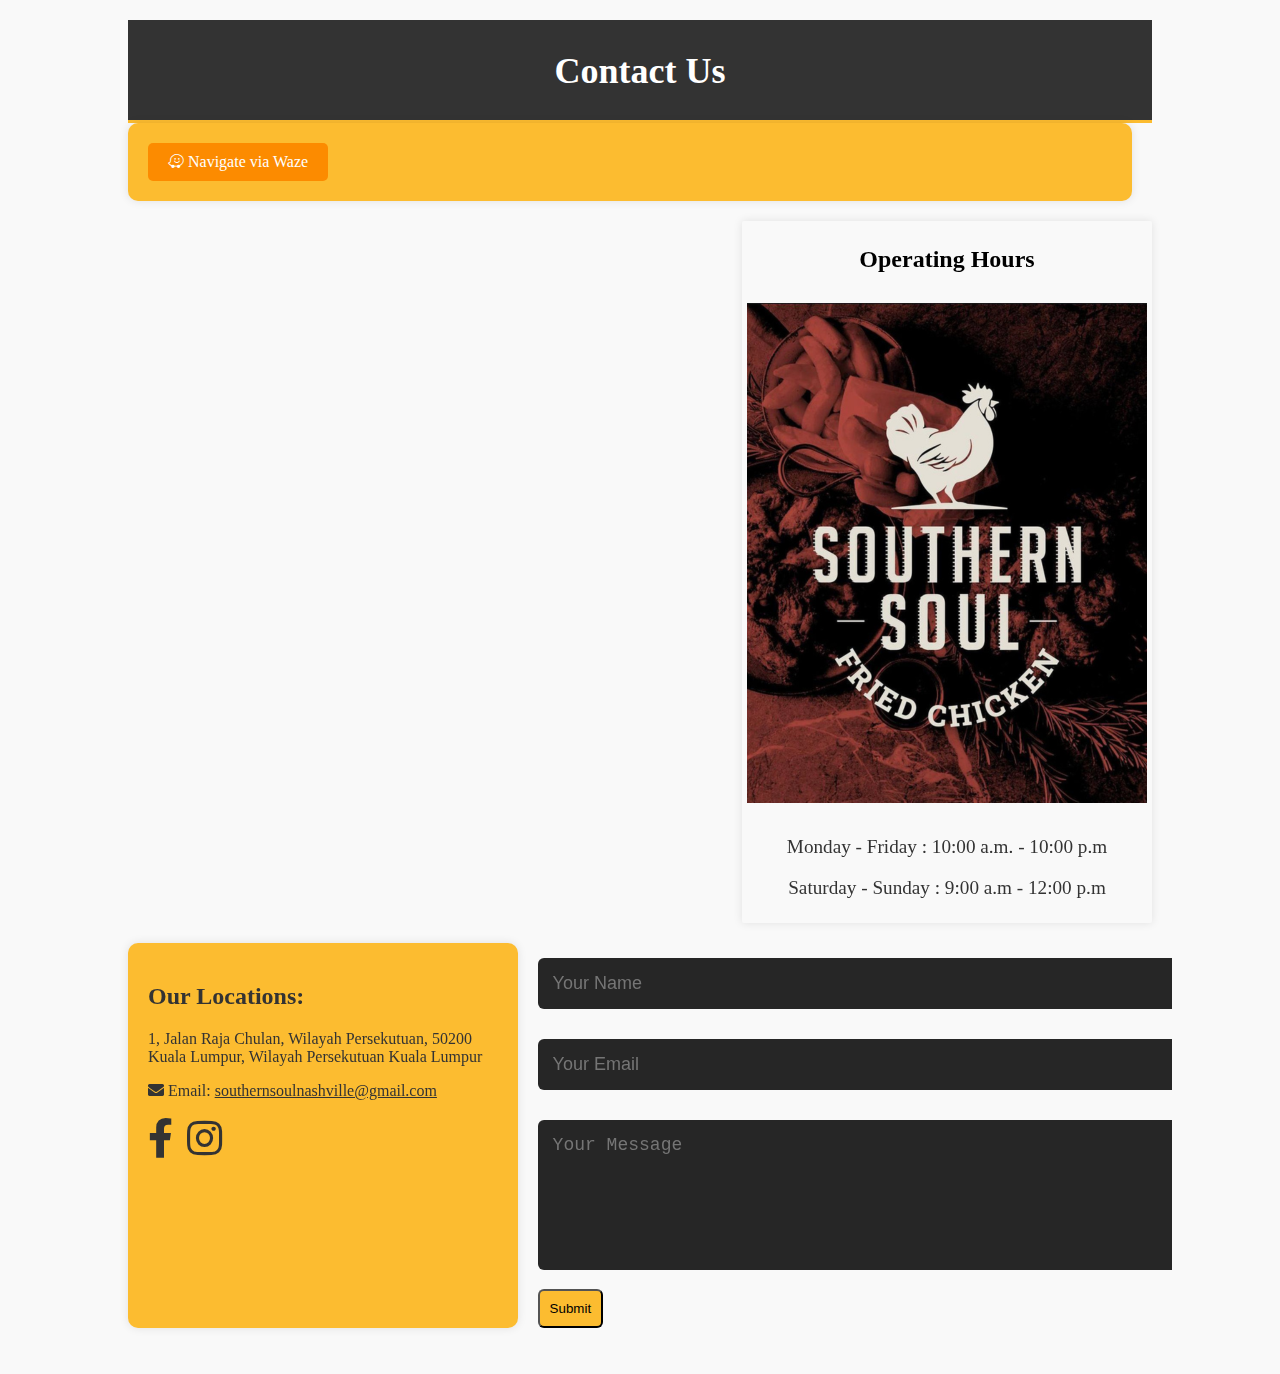
<file: contact us.html>
<!DOCTYPE html>
<html lang="en">
<head>
    <meta charset="UTF-8">
    <meta name="viewport" content="width=device-width, initial-scale=1.0">
    <title>Contact Us</title>
    <link rel="stylesheet" href="https://cdnjs.cloudflare.com/ajax/libs/font-awesome/5.15.4/css/all.min.css">
    <style>
        body {
            font-family: Georgia, 'Times New Roman', Times, serif;
            margin: 0;
            padding: 0;
            background-color: #f9f9f9;
            transition: all 0.3s ease-in-out;
        }

        .container {
            width: 80%;
            margin: auto;
            overflow: hidden;
            padding: 20px;
        }

        header {
            background: #333;
            color: #fff;
            padding-top: 30px;
            min-height: 70px;
            border-bottom: #fcbc30 3px solid;
            text-align: center;
        }

        header h1 {
            margin: 0;
            font-size: 36px;
        }

        .map-section {
            display: flex;
            justify-content: space-between;
            align-items: center;
            margin: 20px 0;
            transition: all 0.3s ease-in-out;
        }

        .map-section iframe {
            flex: 2;
            margin-right: 20px;
            width: 100%;
            height: 500px;
            border: 0;
        }

        .operating-hours {
            background-color: #f9f9f9;
            padding: 5px;
            border-radius: 2px;
            box-shadow: 0 0 10px rgba(0, 0, 0, 0.1);
            display: inline-block;
            text-align: center;
            transition: all 0.3s ease-in-out;
        }

        .operating-hours img {
            max-width: 100%;
            height: 40;
            margin: 10px 0;
        }

        .operating-hours p {
            font-size: 1.2em;
            color: #333;
        }

        .contact-section {
            display: flex;
            justify-content: space-between;
            margin: 20px 0;
            transition: all 0.3s ease-in-out;
        }

        .contact-info {
            flex: 1;
            margin-right: 20px;
            background: #fcbc30;
            padding: 20px;
            box-shadow: 0 0 10px rgba(0, 0, 0, 0.1);
            border-radius: 10px;
        }

        .contact-info h2, .contact-info p, .contact-info a {
            color: #333;
        }

        .contact-info .social-media a {
            margin-right: 10px;
            font-size: 40px;
        }

        /* Style the Waze link */
        .contact-info a[href="https://www.waze.com/"] {
            display: inline-block;
            background-color: #fc8b00; /* Waze blue color */
            color: #fff;
            text-decoration: none;
            padding: 10px 20px;
            border-radius: 5px;
            transition: background-color 0.3s ease-in-out;
        }

        .contact-info a[href="https://www.waze.com/"]:hover {
            background-color: #fc8b00; /* Darker shade on hover */
        }

        .contact-form {
            flex: 2;
            background: #fff;
            padding: 20px;
            box-shadow: 0 0 10px rgba(0, 0, 0, 0.1);
            border-radius: 10px;
        }

        .contact-form h2 {
            margin-top: 0;
            color: #333;
        }

        .contact-form input, .contact-form textarea, .contact-form button {
            width: 100%;
            padding: 10px;
            margin: 10px 0;
            border: 1px solid #ccc;
            border-radius: 5px;
            transition: all 0.3s ease-in-out;
        }

        .contact-form button {
            background: #fcbc30;
            color: #fff;
            border: none;
            cursor: pointer;
        }

        .contact-form button:hover {
            background: #fcbc30; /* Darker shade on hover */
        }

        footer {
            background: #333;
            color: #fff;
            text-align: center;
            padding: 20px 0;
            margin-top: 20px;
        }

        footer h2 {
            margin: 0 0 10px 0;
            font-size: 24px;
        }

        footer .ask-button {
            background: #fcbc30;
            color: #fff;
            padding: 10px 20px;
            text-decoration: none;
            border-radius: 5px;
            transition: background 0.3s ease-in-out;
        }

        footer .ask-button:hover {
            background: #fcbc30; /* Darker shade on hover */
        }

        .contact-form button, .ask-button {
            background: #fcbc30;
            color: #fff;
            border: none;
            cursor: pointer;
            padding: 12px 24px;
            border-radius: 5px;
            transition: background 0.3s ease-in-out;
        }

        .contact-form button:hover, .ask-button:hover {
            background: #fcbc30; /* Darker shade on hover */
        }

        .contact-left {
            flex-basis: 35%;
        }

        .contact-right {
            flex-basis: 60%;
        }

        .contact-left p {
            margin-top: 30px;
        }

        .contact-left p i {
            color: #a55089;
            margin-right: 15px;
            font-size: 25px;
        }

        .social-icons {
            margin-top: 30px;
        }

        .social-icons a {
            text-decoration: none;
            font-size: 30px;
            margin-right: 15px;
            color: #ecb80e;
            display: inline-block;
            transition: transform 0.5s;
        }

        .social-icons a:hover {
            color: #ad5b8b;
            transform: translateY(-5px);
        }

        .btn.btn2 {
            display: inline-block;
            background: #fcbc30;
            padding: 10px;
            border-radius: 6px;
        }

        form.btn2 {
            padding: 14px 60px;
            font-size: 18px;
            margin-top: 20px;
            cursor: pointer;
        }

        .contact-right form {
            width: 100%;
        }

        form input, form textarea {
            width: 100%;
            border: 0;
            outline: none;
            background: #262626;
            padding: 15px;
            margin: 15px 0;
            color: #fff;
            font-size: 18px;
            border-radius: 6px;
        }

        form.btn2 {
            padding: 14px 60px;
            font-size: 18px;
            margin-top: 20px;
            cursor: pointer;
        }
    </style>
</head>
<body>
    <div class="container">
        <header>
            <h1>Contact Us</h1>
        </header>
        <div class="contact-info">
            <a href="https://www.waze.com/" target="_blank"><i class="fab fa-waze"></i> Navigate via Waze</a>
        </div>
        <section class="map-section">
            <iframe src="https://www.google.com/maps/embed?pb=!1m18!1m12!1m3!1d3983.7888660855256!2d101.70300887497116!3d3.150320796825066!2m3!1f0!2f0!3f0!3m2!1i1024!2i768!4f13.1!3m3!1m2!1s0x31cc490019da8745%3A0x2dabe9d95cbca3f!2sJalan%20Raja%20Chulan!5e0!3m2!1sen!2smy!4v1720603513832!5m2!1sen!2smy" width="600" height="450" style="border:0;" allowfullscreen="" loading="lazy" referrerpolicy="no-referrer-when-downgrade"></iframe>
            <div class="operating-hours">
                <h2>Operating Hours</h2>
                <img src="image/test 3.png" alt="Operating Hours Image">
                <p> Monday - Friday : 10:00 a.m. - 10:00 p.m </p>
                <p> Saturday - Sunday : 9:00 a.m - 12:00 p.m </p>
            </div>
        </section>
        <section class="contact-section">
            <div class="contact-info">
                <h2>Our Locations:</h2>
                <p>1, Jalan Raja Chulan, Wilayah Persekutuan, 50200 Kuala Lumpur, Wilayah Persekutuan Kuala Lumpur</p>
                <p><i class="fas fa-envelope"></i> Email: <a href="mailto:southernsoulnashville@gmail.com">southernsoulnashville@gmail.com</a></p>
                <div class="social-media">
                    <a href="https://www.facebook.com/share/eAZkjMjLdMBc5Qx8/?mibextid=LQQJ4d"><i class="fab fa-facebook-f"></i></a>
                    <a href="https://www.instagram.com/southernsoul.friedchicken?igsh=MXdkZjZqMzNuNWlzMw=="><i class="fab fa-instagram"></i></a>
                </div>
            </div>
            <div class="contact-right">
                <form name="submit-to-google-sheet">
                    <input type="text" name="Name" placeholder="Your Name" required>
                    <input type="email" name="Email" placeholder="Your Email" required>
                    <textarea name="Message" rows="6" placeholder="Your Message"></textarea>
                    <button type="submit" class="btn btn2">Submit</button>
                </form>
                <span id="msg"></span>
            </div>
        </section>
    </div>
    <script>
        const scriptURL = 'https://script.google.com/macros/s/AKfycbxI07nz_lutLz51F_IlR_VPtycb5dK3I0Mu7Prtpuk3gz__5Bv8dwTKTx3V3YP7N6X7/exec';
        const form = document.forms['submit-to-google-sheet'];
        const msg = document.getElementById("msg");

        form.addEventListener('submit', e => {
            e.preventDefault();
            fetch(scriptURL, { method: 'POST', body: new FormData(form) })
                .then(response => {
                    msg.innerHTML = "Message sent successfully";
                    setTimeout(function () {
                        msg.innerHTML = "";
                    }, 5000);
                    form.reset();
                })
                .catch(error => console.error('Error!', error.message));
        });
    </script>
</body>
</html>
</file>
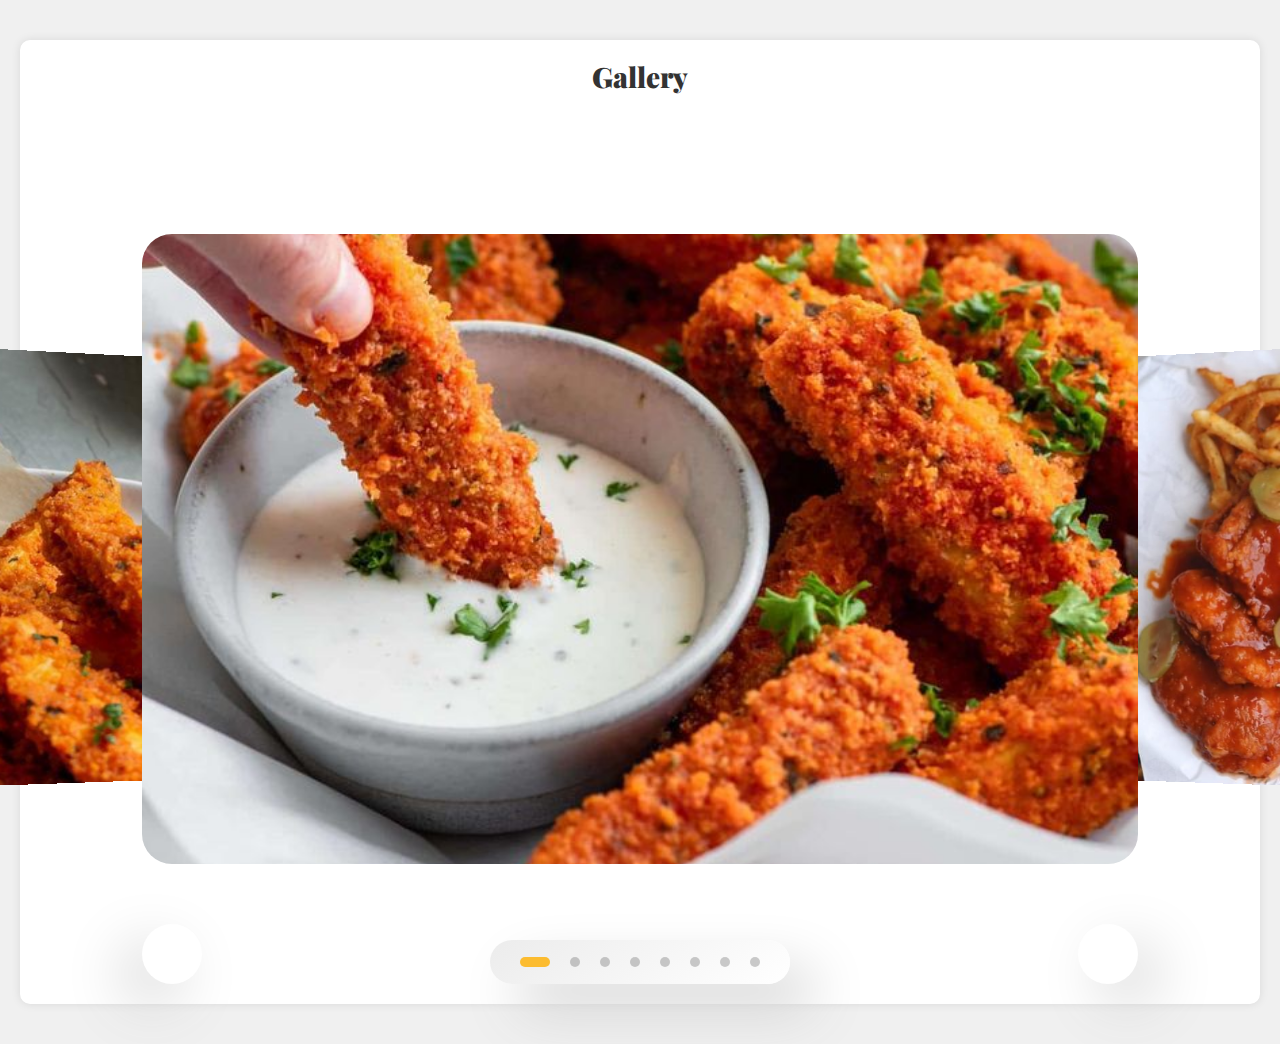
<file: gallery.html>
<!DOCTYPE html>
<html lang="en">
<head>
    <meta charset="UTF-8">
    <meta name="viewport" content="width=device-width, initial-scale=1.0">
    <title>Gallery</title>
     <!-- for icons  -->
     <link rel="stylesheet" href="https://unicons.iconscout.com/release/v4.0.0/css/line.css">
     <!-- bootstrap  -->
     <link rel="stylesheet" href="assets/css/bootstrap.min.css">
     <!-- for swiper slider  -->
     <link rel="stylesheet" href="assets/css/swiper-bundle.min.css">
 
     <!-- fancy box  -->
     <link rel="stylesheet" href="assets/css/jquery.fancybox.min.css">
     <!-- custom css  -->
     <link rel="stylesheet" href="style.css">
    <style>
        body {
            font-family: Arial, sans-serif;
            background-color: #f0f0f0; /* Light gray background */
            padding: 20px;
        }

        .gallery {
            margin: 20px 0;
            background-color: #fff; /* White gallery background */
            padding: 20px;
            border-radius: 10px;
            box-shadow: 0 0 10px rgba(0, 0, 0, 0.1);
        }

        .gallery h2 {
            text-align: center;
            color: #333;
            font-size: 28px;
            margin-bottom: 20px;
        }

        .gallery-images {
            display: flex;
            flex-wrap: wrap;
            justify-content: space-between;
        }

        .gallery-images img {
            width: calc(33% - 20px); /* Adjusted width for three-column layout with margin */
            margin-bottom: 20px;
            border-radius: 10px;
            box-shadow: 0 0 10px rgba(0, 0, 0, 0.1);
            transition: transform 0.3s ease-in-out;
        }

        .gallery-images img:hover {
            transform: scale(1.05);
            box-shadow: 0 0 15px rgba(0, 0, 0, 0.2); /* Adjusted shadow on hover */
        }

        .gallery-images img::after {
            content: attr(alt);
            position: absolute;
            top: 0;
            left: 0;
            width: 100%;
            height: 100%;
            display: flex;
            justify-content: center;
            align-items: center;
            opacity: 0;
            background: rgba(0, 0, 0, 0.5); /* Semi-transparent overlay */
            color: #fff;
            font-size: 20px;
            transition: opacity 0.3s ease;
        }

        .gallery-images img:hover::after {
            opacity: 1;
        }
    </style>
</head>
<body>
   
<section class="gallery">
    <h2>Gallery</h2>
   
    <div class="row" id="gallery">
        <div class="col-lg-10 m-auto">
            <div class="book-table-img-slider" id="icon">
                <div class="swiper-wrapper">
                    <a href="assets/images/bt1.jpg" data-fancybox="table-slider"
                        class="book-table-img back-img swiper-slide"
                        style="background-image: url(image/gallery/1.1.jpg)"></a>
                    <a href="assets/images/bt2.jpg" data-fancybox="table-slider"
                        class="book-table-img back-img swiper-slide"
                        style="background-image: url(image/gallery/2.jpg)"></a>
                    <a href="assets/images/bt3.jpg" data-fancybox="table-slider"
                        class="book-table-img back-img swiper-slide"
                        style="background-image: url(image/gallery/1.1.jpg)"></a>
                    <a href="assets/images/bt4.jpg" data-fancybox="table-slider"
                        class="book-table-img back-img swiper-slide"
                        style="background-image: url(image/gallery/3.jpg)"></a>
                    <a href="assets/images/bt1.jpg" data-fancybox="table-slider"
                        class="book-table-img back-img swiper-slide"
                        style="background-image: url(image/gallery/4.jpg)"></a>
                    <a href="assets/images/bt2.jpg" data-fancybox="table-slider"
                        class="book-table-img back-img swiper-slide"
                        style="background-image: url(image/gallery/5.jpg)"></a>
                    <a href="assets/images/bt3.jpg" data-fancybox="table-slider"
                        class="book-table-img back-img swiper-slide"
                        style="background-image: url(image/gallery/6.jpg)"></a>
                    <a href="assets/images/bt4.jpg" data-fancybox="table-slider"
                        class="book-table-img back-img swiper-slide"
                        style="background-image: url(image/gallery/7.jpg)"></a>
                </div>

                <div class="swiper-button-wp">
                    <div class="swiper-button-prev swiper-button">
                        <i class="uil uil-angle-left"></i>
                    </div>
                    <div class="swiper-button-next swiper-button">
                        <i class="uil uil-angle-right"></i>
                    </div>
                </div>
                <div class="swiper-pagination"></div>
            </div>
        </div>
    </div>


</div>
</div>
 <!-- jquery  -->
 <script src="assets/js/jquery-3.5.1.min.js"></script>
 <!-- bootstrap -->
 <script src="assets/js/bootstrap.min.js"></script>
 <script src="assets/js/popper.min.js"></script>

 <!-- fontawesome  -->
 <script src="assets/js/font-awesome.min.js"></script>

 <!-- swiper slider  -->
 <script src="assets/js/swiper-bundle.min.js"></script>

 <!-- mixitup -- filter  -->
 <script src="assets/js/jquery.mixitup.min.js"></script>

 <!-- fancy box  -->
 <script src="assets/js/jquery.fancybox.min.js"></script>

 <!-- parallax  -->
 <script src="assets/js/parallax.min.js"></script>

 <!-- gsap  -->
 <script src="assets/js/gsap.min.js"></script>

 <!-- scroll trigger  -->
 <script src="assets/js/ScrollTrigger.min.js"></script>
 <!-- scroll to plugin  -->
 <script src="assets/js/ScrollToPlugin.min.js"></script>
 <!-- rellax  -->
 <!-- <script src="assets/js/rellax.min.js"></script> -->
 <!-- <script src="assets/js/rellax-custom.js"></script> -->
 <!-- smooth scroll  -->
 <script src="assets/js/smooth-scroll.js"></script>
 <!-- custom js  -->
 <script src="main.js"></script>
</section>

</body>
</html>
</file>
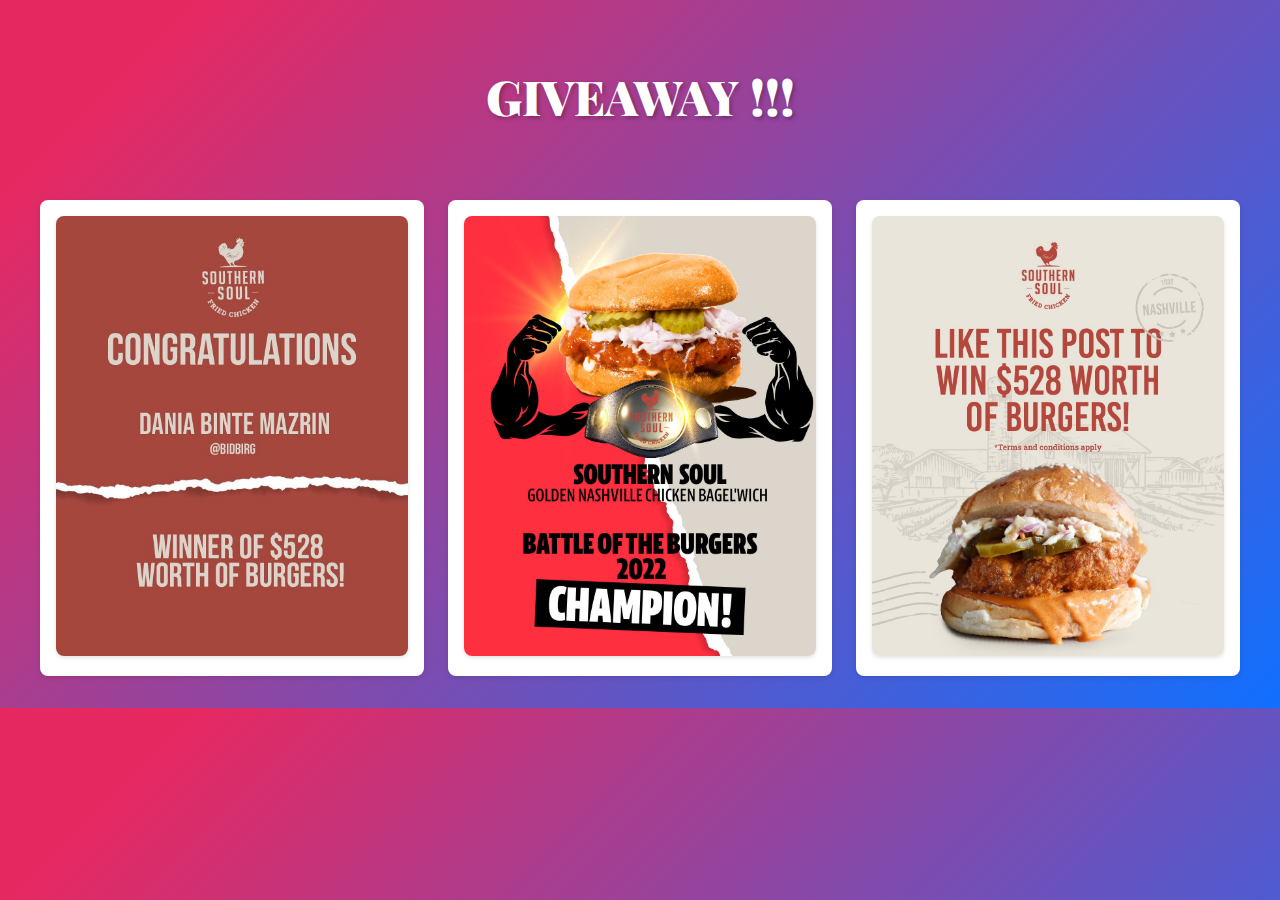
<file: giveaway.html>
<!DOCTYPE html>
<html lang="en">
<head>
    <meta charset="UTF-8">
    <meta name="viewport" content="width=device-width, initial-scale=1.0">
    <title>Menu</title>
    <link rel="stylesheet" href="style.css">
    <style>
        body {
            font-family: 'Virtual', 'Gill Sans', 'Gill Sans MT', Calibri, 'Trebuchet MS', sans-serif;
            margin: 0;
            padding: 0;
            background: linear-gradient(135deg, #e62861 10%, #1070ff 100%);
            color: #333;
            transition: opacity 0.5s ease-in-out;
        }
    
        main {
            padding: 2em;
            max-width: 1200px;
            margin: auto;
            animation: fadeIn 1s ease-in-out;
        }
    
        .menu h1 {
            text-align: center;
            margin-bottom: 1.5em;
            font-size: 3em; /* Increased font size */
            color: #ffffff;
            text-shadow: 2px 2px 4px rgba(0, 0, 0, 0.3); /* Text shadow for emphasis */
        }
    
        .menu-items {
            display: grid;
            grid-template-columns: repeat(auto-fit, minmax(250px, 1fr));
            gap: 1.5em;
            justify-items: center; /* Center items */
        }
    
        .menu-item {
            background-color: #fff;
            padding: 1em;
            box-shadow: 0 2px 4px rgba(0, 0, 0, 0.1);
            text-align: center;
            border-radius: 8px;
            transition: transform 0.3s, box-shadow 0.3s;
        }
    
        .menu-item:hover {
            transform: translateY(-8px); /* Increased lift on hover */
            box-shadow: 0 4px 8px rgba(0, 0, 0, 0.2); /* Increased shadow */
        }
    
        .menu-item img {
            max-width: 100%;
            border-radius: 8px;
            transition: transform 0.3s;
            box-shadow: 0 2px 4px rgba(0, 0, 0, 0.1); /* Light shadow on images */
        }
    
        .menu-item:hover img {
            transform: scale(1.08); /* Slightly larger scale on hover */
        }
    
        /* Modal CSS */
        .modal {
            display: none;
            position: fixed;
            z-index: 1000;
            left: 0;
            top: 0;
            width: 100%;
            height: 100%;
            overflow: auto;
            background-color: rgba(0, 0, 0, 0.8);
            justify-content: center;
            align-items: center;
        }
    
        .modal-content {
            display: flex;
            flex-direction: column;
            align-items: center;
        }
    
        .modal-content img {
            width: 80%;
            max-width: 800px;
            border-radius: 10px;
        }
    
        .close {
            position: absolute;
            top: 20px;
            right: 35px;
            color: #fff;
            font-size: 40px;
            font-weight: bold;
            transition: 0.3s;
            cursor: pointer;
        }
    
        .close:hover,
        .close:focus {
            color: #bbb;
            text-decoration: none;
        }
    
        .modal-caption {
            text-align: center;
            color: #fff;
            padding: 10px 20px;
        }
    
        .modal-caption h3 {
            margin: 10px 0;
            font-size: 1.5em;
        }
    
        .modal-caption p {
            margin: 0;
            font-size: 1.2em;
        }
    </style>
</head>
<body>

<main>
    <section class="menu">
        <h1>GIVEAWAY !!!</h1>
        <div class="menu-items">
            <div class="menu-item">
                <img src="image/6.jpg" alt="Pepsi" class="menu-img">
            </div>
            <div class="menu-item">
                <img src="image/7.jpg" alt="7 - Up" class="menu-img">
            </div>
            <div class="menu-item">
                <img src="image/13.jpg" alt="winner" class="menu-img">
            </div>
        </div>
    </section>
</main>

<!-- Modal Structure -->
<div id="modal" class="modal">
    <span class="close">&times;</span>
    <div class="modal-content">
        <img id="modal-img">
        <div id="modal-caption" class="modal-caption"></div>
    </div>
</div>

<script>
    document.addEventListener("DOMContentLoaded", () => {
        document.body.style.opacity = 0;
        setTimeout(() => {
            document.body.style.transition = "opacity 0.5s";
            document.body.style.opacity = 1;
        }, 100);

        // Modal functionality
        const modal = document.getElementById("modal");
        const modalImg = document.getElementById("modal-img");
        const modalCaption = document.getElementById("modal-caption");
        const images = document.querySelectorAll(".menu-img");
        const closeBtn = document.querySelector(".close");

        images.forEach(img => {
            img.addEventListener("click", () => {
                modal.style.display = "flex";
                modalImg.src = img.src;
                const menuItem = img.closest
                modalCaption.innerHTML = `<h3>${menuItem.querySelector('h3').textContent}</h3><p>${menuItem.querySelector('.menu-price').textContent}</p>`;
            });
        });

        closeBtn.addEventListener("click", () => {
            modal.style.display = "none";
        });

        modal.addEventListener("click", (e) => {
            if (e.target === modal) {
                modal.style.display = "none";
            }
        });
    });
</script>

</body>
</html>
</file>
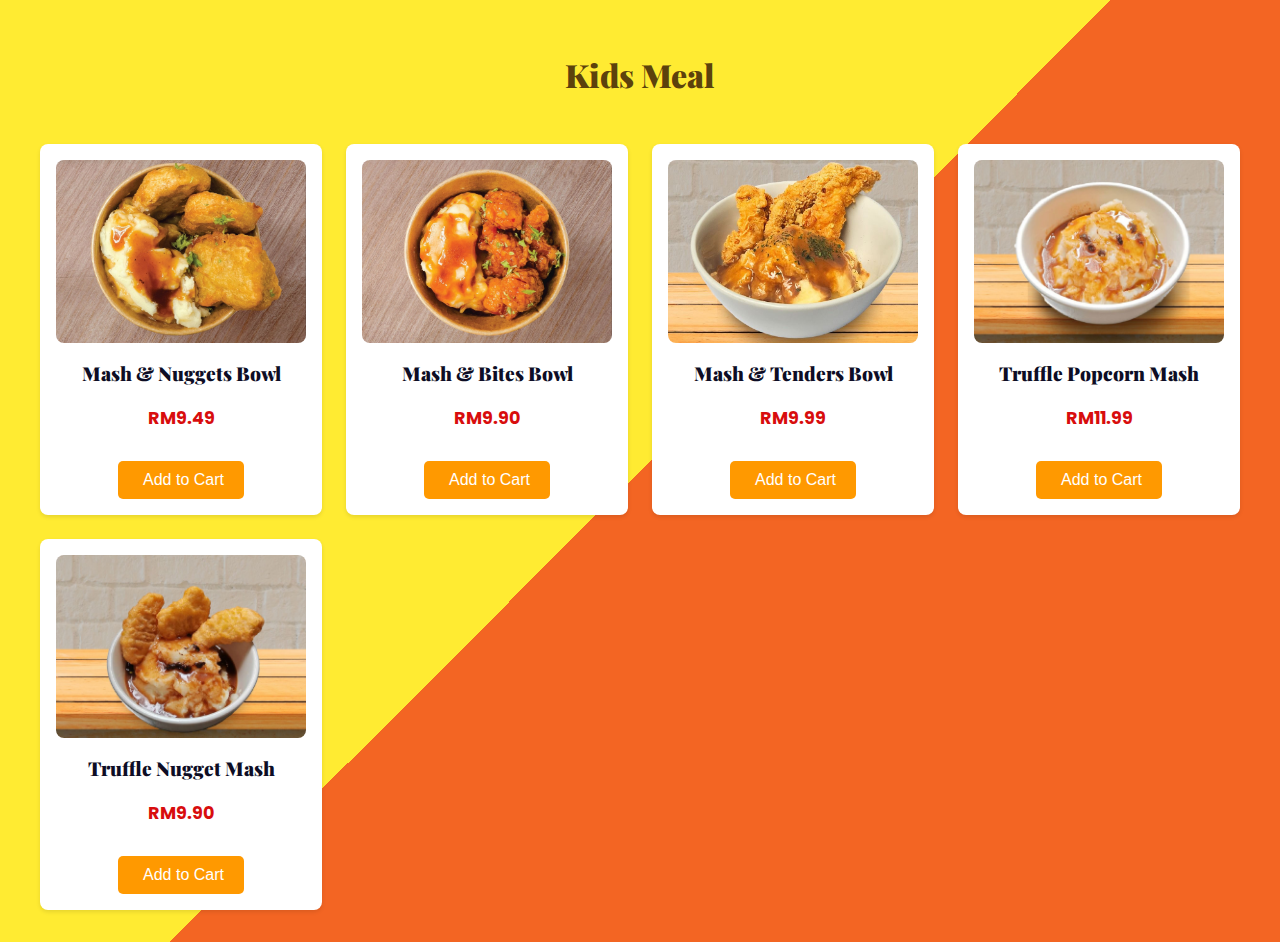
<file: kidsmeal.html>
<!DOCTYPE html>
<html lang="en">
<head>
    <meta charset="UTF-8">
    <meta name="viewport" content="width=device-width, initial-scale=1.0">
    <title>Menu</title>
    <link rel="stylesheet" href="style.css">
</head>
<body>

    <main>
        <section class="menu">
            <h1>Kids Meal</h1>
            <div class="menu-items">
                <div class="menu-item">
                    <img src="image/kids meal/1.jpg" alt="Mash & Nuggets Bowl" class="menu-img">
                    <h3>Mash & Nuggets Bowl</h3>
                    <p class="menu-price">RM9.49</p>
                    <button class="add-to-cart"><i class="fas fa-cart-plus"></i> Add to Cart</button>
                </div>
                <div class="menu-item">
                    <img src="image/kids meal/2.jpg" alt="Mash & Bites Bowl" class="menu-img">
                    <h3>Mash & Bites Bowl</h3>
                    <p class="menu-price">RM9.90</p>
                    <button class="add-to-cart"><i class="fas fa-cart-plus"></i> Add to Cart</button>
                </div>
                <div class="menu-item">
                    <img src="image/kids meal/3.jpg" alt="Mash & Tenders Bowl" class="menu-img">
                    <h3>Mash & Tenders Bowl</h3>
                    <p class="menu-price">RM9.99</p>
                    <button class="add-to-cart"><i class="fas fa-cart-plus"></i> Add to Cart</button>
                </div>
                <div class="menu-item">
                    <img src="image/kids meal/4.jpg" alt="Truffle Popcorn Mash" class="menu-img">
                    <h3>Truffle Popcorn Mash</h3>
                    <p class="menu-price">RM11.99</p>
                    <button class="add-to-cart"><i class="fas fa-cart-plus"></i> Add to Cart</button>
                </div>
                <div class="menu-item">
                    <img src="image/kids meal/5.jpg" alt="Truffle Nugget Mash" class="menu-img">
                    <h3>Truffle Nugget Mash</h3>
                    <p class="menu-price">RM9.90</p>
                    <button class="add-to-cart"><i class="fas fa-cart-plus"></i> Add to Cart</button>
                </div>
            </div>
        </section>
    </main>

    <script>
        document.addEventListener("DOMContentLoaded", () => {
            document.body.style.opacity = 0;
            setTimeout(() => {
                document.body.style.transition = "opacity 0.5s";
                document.body.style.opacity = 1;
            }, 100);

            // Modal functionality
            const modal = document.getElementById("modal");
            const modalImg = document.getElementById("modal-img");
            const modalCaption = document.getElementById("modal-caption");
            const images = document.querySelectorAll(".menu-img");
            const closeBtn = document.querySelector(".close");

            images.forEach(img => {
                img.addEventListener("click", () => {
                    modal.style.display = "flex";
                    modalImg.src = img.src;
                    const menuItem = img.closest('.menu-item');
                    modalCaption.innerHTML = `<h3>${menuItem.querySelector('h3').textContent}</h3><p>${menuItem.querySelector('.menu-price').textContent}</p>`;
                });
            });

            closeBtn.addEventListener("click", () => {
                modal.style.display = "none";
            });

            modal.addEventListener("click", (e) => {
                if (e.target === modal) {
                    modal.style.display = "none";
                }
            });

            // Add to Cart functionality
            const addToCartButtons = document.querySelectorAll(".add-to-cart");
            addToCartButtons.forEach(button => {
                button.addEventListener("click", () => {
                    alert("Item added to cart!");
                    // Redirect to cart page
                    window.location.href = "cart.html";
                });
            });
        });
    </script>

    <!-- Modal Structure -->
    <div id="modal" class="modal">
        <span class="close">&times;</span>
        <div class="modal-content">
            <img id="modal-img">
            <div id="modal-caption" class="modal-caption"></div>
        </div>
    </div>

    <style>
        @import url('https://fonts.googleapis.com/css2?family=Playfair+Display:ital,wght@0,400;0,500;0,600;0,700;0,800;0,900;1,400;1,500;1,600;1,700&family=Poppins:ital,wght@0,100;0,200;0,300;0,400;0,500;0,600;0,700;0,800;1,100;1,200;1,300;1,400;1,500;1,600;1,700&display=swap');
        body {
            font-family: 'Poppins', sans-serif;
            margin: 0;
            padding: 0;
            background: linear-gradient(135deg, #ffeb32 50%, #f36523 50%);
            color: #333;
            transition: opacity 0.5s ease-in-out;
        }

        header {
            background-color: #fff;
            padding: 1em 2em;
            box-shadow: 0 2px 4px rgba(0, 0, 0, 0.1);
            position: sticky;
            top: 0;
            z-index: 1000;
        }

        header nav ul {
            list-style: none;
            display: flex;
            justify-content: center;
            margin: 0;
            padding: 0;
        }

        header nav ul li {
            margin: 0 1em;
        }

        header nav ul li a {
            text-decoration: none;
            color: #333;
            font-weight: bold;
            padding: 0.5em 1em;
            transition: color 0.3s, background-color 0.3s;
            border-radius: 5px;
        }

        header nav ul li a:hover {
            color: #ff9900;
            background-color: #f0f0f0;
        }

        main {
            padding: 2em;
            max-width: 1200px;
            margin: auto;
            animation: fadeIn 1s ease-in-out;
        }

        @keyframes fadeIn {
            from {
                opacity: 0;
            }
            to {
                opacity: 1;
            }
        }

        .menu h1 {
            text-align: center;
            margin-bottom: 1.5em;
            font-size: 2em;
            color: #5c420c;
        }

        .menu-items {
            display: grid;
            grid-template-columns: repeat(auto-fit, minmax(250px, 1fr));
            gap: 1.5em;
        }

        .menu-item {
            background-color: #fff;
            padding: 1em;
            box-shadow: 0 2px 4px rgba(0, 0, 0, 0.1);
            text-align: center;
            border-radius: 8px;
            transition: transform 0.3s, box-shadow 0.3s;
        }

        .menu-item:hover {
            transform: translateY(-5px);
            box-shadow: 0 4px 8px rgba(0, 0, 0, 0.2);
        }

        .menu-item img {
            max-width: 100%;
            border-radius: 8px;
            transition: transform 0.3s;
        }

        .menu-item:hover img {
            transform: scale(1.05);
        }

        .menu-item h3 {
            margin: 0.5em 0;
            font-size: 1.2em;
        }

        .menu-item p {
            font-size: 1.1em;
            color: #d80d0d;
            font-weight: bold;
        }

        .add-to-cart {
            display: inline-block;
            margin-top: 10px;
            padding: 10px 20px;
            font-size: 1em;
            color: #fff;
            background-color: #ff9900;
            border: none;
            border-radius: 5px;
            cursor: pointer;
            transition: background-color 0.3s;
        }

        .add-to-cart i {
            margin-right: 5px;
        }

        .add-to-cart:hover {
            background-color: #cc7a00;
        }

        /* Modal CSS */
        .modal {
            display: none;
            position: fixed;
            z-index: 1000;
            left: 0;
            top: 0;
            width: 100%;
            height: 100%;
            overflow: auto;
            background-color: rgba(0, 0, 0, 0.8);
            justify-content: center;
            align-items: center;
        }

        .modal-content {
            display: flex;
            flex-direction: column;
            align-items: center;
        }

        .modal-content img {
            width: 80%;
            max-width: 800px;
            border-radius: 10px;
        }

        .close {
            position: absolute;
            top: 20px;
            right: 35px;
            color: #fff;
            font-size: 40px;
            font-weight: bold;
            transition: 0.3s;
            cursor: pointer;
        }

        .close:hover,
        .close:focus {
            color: #bbb;
            text-decoration: none;
            cursor: pointer;
        }

        .modal-caption {
            text-align: center;
            color: #fff;
            padding: 10px 20px;
        }

        .modal-caption h3 {
            margin: 10px 0;
            font-size: 1.5em;
        }

        .modal-caption p {
            margin: 0;
            font-size: 1.2em;
        }
    </style>
</body>
</html>
</file>
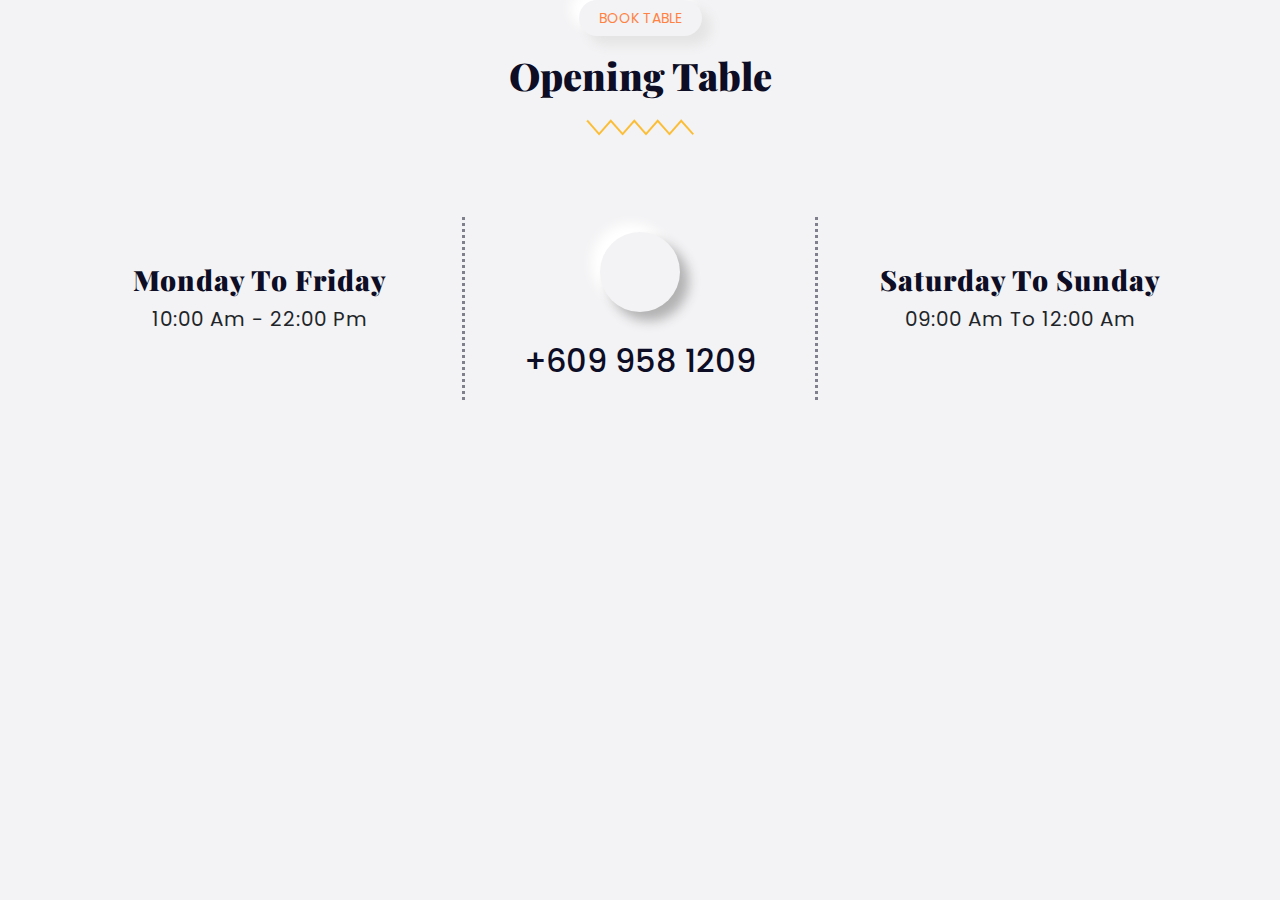
<file: opening.html>
<!DOCTYPE html>
<html lang="en">
<head>
    <meta charset="UTF-8">
    <meta name="viewport" content="width=device-width, initial-scale=1.0">
    <title>Document</title>
    <!-- for icons  -->
    <link rel="stylesheet" href="https://unicons.iconscout.com/release/v4.0.0/css/line.css">
    <!-- bootstrap  -->
    <link rel="stylesheet" href="assets/css/bootstrap.min.css">
    <!-- for swiper slider  -->
    <link rel="stylesheet" href="assets/css/swiper-bundle.min.css">

    <!-- fancy box  -->
    <link rel="stylesheet" href="assets/css/jquery.fancybox.min.css">
    <!-- custom css  -->
    <link rel="stylesheet" href="style.css">
    
</head>
<body>
    <div class="sec-wp">
        <div class="container">
            <div class="row">
                <div class="col-lg-12">
                    <div class="sec-title text-center mb-5">
                        <p class="sec-sub-title mb-3">Book Table</p>
                        <h2 class="h2-title">Opening Table</h2>
                        <div class="sec-title-shape mb-4">
                            <img src="assets/images/title-shape.svg" alt="">
                        </div>
                    </div>
                </div>
            </div>
    
            <div class="book-table-info">
                <div class="row align-items-center">
                    <div class="col-lg-4">
                        <div class="table-title text-center">
                            <h3>Monday to Friday</h3>
                            <p>10:00 am - 22:00 pm</p>
                        </div>
                    </div>
                    <div class="col-lg-4">
                        <div class="call-now text-center">
                            <i class="uil uil-phone"></i>
                            <a href="tel:+91-8866998866">+609 958 1209</a>
                        </div>
                    </div>
                    <div class="col-lg-4">
                        <div class="table-title text-center">
                            <h3>Saturday to Sunday</h3>
                            <p>09:00 am to 12:00 am</p>
                        </div>
                    </div>
                </div>
            </div>
        </div>
    </div>
 <!-- jquery  -->
 <script src="assets/js/jquery-3.5.1.min.js"></script>
 <!-- bootstrap -->
 <script src="assets/js/bootstrap.min.js"></script>
 <script src="assets/js/popper.min.js"></script>

 <!-- fontawesome  -->
 <script src="assets/js/font-awesome.min.js"></script>

 <!-- swiper slider  -->
 <script src="assets/js/swiper-bundle.min.js"></script>

 <!-- mixitup -- filter  -->
 <script src="assets/js/jquery.mixitup.min.js"></script>

 <!-- fancy box  -->
 <script src="assets/js/jquery.fancybox.min.js"></script>

 <!-- parallax  -->
 <script src="assets/js/parallax.min.js"></script>

 <!-- gsap  -->
 <script src="assets/js/gsap.min.js"></script>

 <!-- scroll trigger  -->
 <script src="assets/js/ScrollTrigger.min.js"></script>
 <!-- scroll to plugin  -->
 <script src="assets/js/ScrollToPlugin.min.js"></script>
 <!-- rellax  -->
 <!-- <script src="assets/js/rellax.min.js"></script> -->
 <!-- <script src="assets/js/rellax-custom.js"></script> -->
 <!-- smooth scroll  -->
 <script src="assets/js/smooth-scroll.js"></script>
 <!-- custom js  -->
 <script src="main.js"></script>


    
</body>
</html>
</file>
<file: style.css>
@import url('https://fonts.googleapis.com/css2?family=Playfair+Display:ital,wght@0,400;0,500;0,600;0,700;0,800;0,900;1,400;1,500;1,600;1,700;1,800;1,900&family=Poppins:ital,wght@0,100;0,200;0,300;0,400;0,500;0,600;0,700;0,800;1,100;1,200;1,300;1,400;1,500;1,600;1,700&display=swap');
/* font-family: 'Playfair Display', serif;
font-family: 'Poppins', sans-serif; */

body {
    font-family: 'Poppins', sans-serif;
    text-rendering: optimizeLegibility !important;
    background: #f3f3f5;
}

.body-fixed {
    position: fixed;
    width: 100%;
    height: 100vh;
    top: auto;
    left: auto;
}

body, html {
    overflow-x: hidden;
}

img {
    max-width: 100%;
}

.site-header {
    position: fixed;
    padding: 30px 0;
    display: flex;
    align-items: center;
    top: 0;
    left: 0;
    width: 100%;
    z-index: 99;
    transition: 0.5s;
    border-bottom: 1px solid transparent;
}

.site-header.sticky_head {
    background: rgb(255 255 255 / 80%);
    padding: 20px 0;
    border-color: #f2f2f2;
    backdrop-filter: blur(20px);
}

.main-navigation {
    display: flex;
    width: 100%;
    height: 100%;
    justify-content: flex-end;
    align-items: center;
}

.main-navigation .menu li {
    display: inline-block;
    position: relative;
    margin: 0 6px;
}

.main-navigation .menu li:first-child {
    margin-left: 0;
}

.main-navigation .menu li:last-child {
    margin-right: 0;
}

.main-navigation .menu li:hover>ul, .main-navigation .menu li.focus>ul {
    opacity: 1;
    margin-top: 6px;
    visibility: visible;
}

a {
    background-color: transparent;
    text-decoration: none !important;
    outline: none !important;
}

ul {
    list-style: none;
    margin: 0;
    padding: 0;
}

.main-navigation .menu ul a {
    width: 200px;
}

.main-navigation .menu li:hover>ul, .main-navigation .menu li.focus>ul {
    left: auto;
}

.main-navigation .menu li a {
    display: flex;
    transition: 0.3s;
    position: relative;
    justify-content: center;
    align-items: center;
    color: #0d0d25;
    text-transform: capitalize;
    font-weight: 500;
    padding: 5px 18px;
    border-radius: 30px;
}

.main-navigation .menu li a:hover, .main-navigation .menu li .active-menu, .main-navigation .menu .sub-menu li .active-sub-menu {
    color: #ff8243;
    background: #f3f3f5;
    box-shadow: inset 8px 8px 12px #e2e2e2, inset -8px -8px 12px #ffffff;
}

.header-right {
    margin-left: 40px;
    display: flex;
    flex-wrap: wrap;
    align-items: center;
}

.header-btn {
    width: 40px;
    height: 40px;
    display: inline-flex;
    justify-content: center;
    border-radius: 10px;
    position: relative;
    margin-left: 20px;
    transition: 0.3s;
    box-shadow: inset 6px 6px 7px #dadada, inset -6px -6px 7px #ffffff;
    align-items: center;
}

.cart-number {
    position: absolute;
    top: -10px;
    right: -10px;
    width: 22px;
    height: 22px;
    display: flex;
    justify-content: center;
    align-items: center;
    border-radius: 50%;
    background: #ffffff;
    font-size: 12px;
    border: 1px solid #bfbfbf;
    color: #ff8243;
}

.header-btn:hover {
    background: linear-gradient(145deg, #dcdcdc, #ffffff);
    box-shadow: 20px 20px 60px #cfcfd0, -20px -20px 60px #ffffff;
}

.header-search-form {
    position: relative;
}

.for-des {
    display: block !important;
}

.header-search-form button {
    background: transparent;
    border: none;
    padding: 0;
    position: absolute;
    right: 0;
    top: 50%;
    transform: translate(0, -50%);
    width: 48px;
    height: 100%;
    opacity: 0.5;
}

.header-search-form .form-input {
    font-size: 14px;
    padding-right: 40px;
    width: 200px;
    height: 40px;
}

.form-input::placeholder {
    color: rgba(70 69 71 / 0.7);
}

.form-input {
    width: 100%;
    height: 50px;
    outline: none !important;
    padding: 10px 15px;
    color: #0d0d25;
    -webkit-appearance: none;
    border-radius: 10px;
    border: none;
    background: #f8f8f8;
    box-shadow: inset 6px 6px 8px #dadada, inset -6px -6px 8px #ffffff;
}

* {
    -webkit-tap-highlight-color: transparent;
}

.uil {
    color: #ff8243;
}

@media screen and (min-width: 992px) {
    .menu-toggle {
        display: none;
    }
}

@media (min-width: 1500px) {
    .container {
        max-width: 1368px;
    }
}

@media (min-width: 2100px) {
    .container {
        max-width: 1400px;
    }
    p, body, button, input {
        font-size: 18px;
        line-height: 32px;
    }
}

@media (max-width: 1399px) {
    .header-right {
        margin-left: 20px;
    }
    .main-navigation .menu li {
        margin: 0 3px;
    }
}

@media (max-width: 1199px) {
    .header-btn {
        margin-left: 10px;
    }
    .header-right {
        margin-left: 10px;
    }
    .main-navigation .menu li {
        margin: 0;
    }
    .main-navigation .menu li a {
        padding: 4px 15px;
        font-size: 15px;
    }
    .header-search-form .form-input {
        width: 170px;
    }
}

@media (max-width: 991px) {
    .section {
        padding-top: 85px;
        padding-bottom: 85px;
    }
    .for-des {
        display: none !important;
    }
    .for-mob {
        display: block !important;
    }
    .site-header .container {
        max-width: 100%;
        padding: 0;
        height: 100%;
    }
    .site-header .container .row {
        margin: 0;
        height: 100%;
    }
    .site-header .container .row .col-lg-2 {
        width: auto;
        padding: 0;
        height: 100%;
        position: absolute;
        top: 0;
        left: 30px;
        z-index: 2;
        display: flex;
        align-items: center;
    }
    .menu-toggle {
        position: absolute;
        top: 50%;
        right: 30px;
        border: none;
        outline: none !important;
        background: transparent;
        width: 40px;
        height: 40px;
        transform: translate(0, -50%);
        z-index: 100;
        box-shadow: inset 6px 6px 7px #dadada, -6px -6px 10px #ffffff;
        border-radius: 10px;
        padding: 0 8px;
    }
    .menu-toggle span {
        display: block;
        width: 100%;
        height: 4px;
        background: #ff8243;
        margin-bottom: 5px;
        transition: 0.3s;
        border-radius: 5px;
        position: relative;
    }
    .menu-toggle span:last-child {
        margin: 0;
    }
    .toggled .menu-toggle span:nth-child(1) {
        transform: rotate(45deg);
        top: 5px;
    }
    .toggled .menu-toggle span:nth-child(2) {
        transform: rotate(-45deg);
        top: -4px;
    }
    .toggled .menu-toggle span:nth-child(3) {
        opacity: 0;
        height: 0;
    }
    .toggled .header-menu {
        transform: translateY(0);
    }
    .header-menu {
        height: 100vh;
        position: absolute;
        top: 0;
        left: 0;
        width: 100%;
        padding-top: max(9vh, 30px);
        padding-left: max(6vh, 30px);
        z-index: 99;
        transition: 1s cubic-bezier(0.165, 0.84, 0.44, 1);
        overflow-y: auto;
        transform: translateY(-100%);
        background-image: url(assets/images/blog-pattern-bg.png);
        background-position: center;
        background-color: #f3f3f5;
    }
    .main-navigation .menu li {
        display: block;
        float: none;
        margin: 0;
        margin-bottom: max(20px, 4vh);
    }
    .main-navigation .menu li a {
        display: inline-block;
        font-size: max(16px, 2vh);
    }
    .main-navigation .menu .sub-menu {
        max-width: 220px;
        opacity: 1;
        visibility: visible;
        display: none;
    }
    .main-navigation .menu .sub-menu li {
        margin-bottom: 5px;
    }
    .main-navigation .menu li:last-child {
        margin: 0;
    }
    .main-navigation .menu .sub-menu li a {
        color: #ff8243;
    }
    .header-btn.header-cart {
        display: none;
    }
    .header-btn {
        margin: 0;
        margin-right: 70px;
    }
    .site-header {
        padding: 20px 0;
        box-shadow: 0px 10px 55px #d4d4d4;
    }
    .site-header.sticky_head, .site-header {
        background: rgb(255 255 255 / 90%);
    }
    body {
        height: auto !important;
    }
}

@media (max-width: 575px) {
    .container, .container-fluid {
        padding: 0 30px;
    }
}

@media (max-width: 400px) {
    .container, .container-fluid {
        padding: 0 15px;
    }
    .header-btn {
        margin-right: 56px;
    }
    .menu-toggle {
        right: 15px;
    }
    .site-header .container .row .col-lg-2 {
        left: 15px;
    }
}

/* ************************** */

@media screen and (min-width: 992px) {
    #viewport {
        overflow: hidden;
        position: fixed;
        height: 100%;
        width: 100%;
        top: 0;
        left: 0;
        bottom: 0;
        right: 0;
    }
    #js-scroll-content {
        position: absolute;
        overflow: hidden;
        width: 100%;
        top: 0;
        left: 0;
    }
}

@media (max-width: 991px) {
    #js-scroll-content {
        transform: unset !important;
    }
}

.main-banner {
    padding: 200px 0 300px;
    min-height: 100vh;
    position: relative;
}

.js-parallax-scene {
    position: absolute;
    top: 0;
    left: 0;
    width: 100%;
    height: 100%;
}

.banner-img-wp {
    width: 100%;
    height: 100%;
    padding-left: 30px;
}

.banner-img {
    width: 100%;
    height: 100%;
    background-size: cover;
    background-position: center;
    animation: biani 4.5s linear infinite alternate;
    box-shadow: 0 0px 20px rgba(36, 39, 37, 0.3);
}

@keyframes biani {
    0% {
        border-radius: 48% 52% 57% 43% / 34% 44% 56% 66%;
    }
    25% {
        border-radius: 62% 38% 64% 36% / 34% 55% 45% 66%;
    }
    50% {
        border-radius: 43% 57% 51% 49% / 33% 42% 58% 67%;
    }
    100% {
        border-radius: 40% 60% 43% 57% / 52% 32% 68% 48%;
    }
}

.banner-img-text .h5-title {
    text-transform: capitalize;
    letter-spacing: 0.5px;
}

.banner-img-text {
    max-width: 400px;
}

.banner-shape-1 img {
    position: absolute;
    left: 85%;
    top: 60px;
    max-width: 150px;
    pointer-events: none;
    filter: blur(3px);
}

.banner-shape-2 {
    top: auto !important;
    bottom: 0;
}

.banner-shape-2 img {
    position: absolute;
    bottom: 0;
    right: 82% !important;
    max-width: 410px;
    pointer-events: none;
    filter: blur(3px);
}

.sec-wp {
    position: relative;
    z-index: 4;
}

.h1-title {
    font-size: 90px;
    line-height: 108px;
    text-transform: capitalize;
    margin-bottom: 25px;
    font-weight: 900;
}

.h1-title span {
    color: #ff8243;
    background-image: linear-gradient(0deg, rgb(13 13 37 /8%), rgb(13 13 37 /8%));
    background-size: 100% 15px;
    background-position: 0 90%;
    background-repeat: no-repeat;
    display: inline;
    transition: 0.8s cubic-bezier(0.22, 0.78, 0.45, 1.02);
}

h1, h2, h3, h4, h5, h6 {
    color: #0d0d25;
    font-family: 'Playfair Display', serif;
    font-weight: 900;
}

p {
    font-size: 16px;
    line-height: 30px;
}

.sec-btn {
    min-width: 120px;
    min-height: 58px;
    background: #f3f3f5;
    box-shadow: 9px 9px 12px #b2b2b3, -9px -9px 12px #ffffff;
    display: inline-flex;
    justify-content: center;
    align-items: center;
    border-radius: 30px;
    color: #0d0d25;
    text-transform: capitalize;
    text-align: center;
    border: none;
    cursor: pointer;
    outline: none !important;
    transition: 0.8s cubic-bezier(0.22, 0.78, 0.45, 1.02);
    overflow: hidden;
    position: relative;
    z-index: 2;
    padding: 6px 30px;
}

.sec-btn:hover {
    border-color: #0d0d25;
    box-shadow: inset 9px 9px 12px #cccccc, inset -9px -9px 12px #ffffff;
    color: #0d0d25;
}

/* ******************** */

.section {
    padding-bottom: 100px;
    position: relative;
}

.sec-sub-title {
    text-transform: uppercase;
    display: inline-block;
    background: #f3f3f5;
    box-shadow: 9px 9px 12px #e4e4e4, -9px -9px 12px #ffffff;
    padding: 3px 20px;
    border-radius: 60px;
    color: #ff8243;
    font-size: 14px;
}

.h2-title {
    font-size: 46px;
    line-height: 56px;
    margin-bottom: 15px;
    text-transform: capitalize;
    position: relative;
}

.h2-title span, .h3-title span, .h4-title span, .h5-title span, .sub-title span {
    display: block;
}

.about-video-img {
    position: relative;
    overflow: hidden;
    width: 100%;
    height: 55vh;
    min-height: 400px;
    background-size: cover;
    background-position: center;
    border-radius: 40px;
    box-shadow: 0 0 20px rgb(36 39 37 / 30%);
    display: flex;
    align-items: center;
    justify-content: center;
    transition: transform 0.3s ease-in-out;
}

.about-video-img:hover {
    transform: scale(1.1);
}

.play-btn {
    width: 90px;
    height: 90px;
    background: #f3f3f5;
    border-radius: 50%;
    display: inline-flex;
    align-items: center;
    justify-content: center;
    transition: transform 0.3s ease-in-out, background 0.3s ease-in-out;
    vertical-align: middle;
    position: relative;
    z-index: 2;
    padding-left: 4px;
    padding-top: 4px;
    font-size: 40px;
}

.play-btn:hover {
    transform: scale(1.2);
    background: rgba(255, 255, 255, 1);
}

.play-btn-wp {
    text-align: center;
    margin-top: 20px; /* Adjusted margin */
    display: flex;
    justify-content: center;
    align-items: center;
}

.play-btn-wp span {
    margin-left: 10px; /* Adjusted margin */
    font-size: 20px;
    font-weight: bold;
    color: #f8f8f8;
}

/* New styles for about section */
.about-sec {
    width: 100%;
    background: linear-gradient(yellow, #ee1616);
    border-radius: 10px;
    position: relative;
    padding: 30px 0; /* Adjusted padding */
    overflow: hidden;
    display: flex;
    align-items: center;
    justify-content: center;
    flex-direction: column;
    text-align: center;
    transition: height 0.5s;
}

.about-sec .sec-title {
    margin-bottom: 10px; /* Adjusted margin */
}

.about-sec h2 {
    font-weight: 500;
    color: red;
    margin-bottom: 10px; /* Adjusted margin */
}

.about-sec p {
    margin-bottom: 10px; /* Adjusted margin */
}

.about-sec a {
    margin-top: 10px; /* Adjusted margin */
    color: #0d71f3;
    text-decoration: none;
    font-size: 18px;
    line-height: 60px;
    background: rgb(255, 255, 255);
    width: 60px;
    height: 60px;
    border-radius: 50%;
    text-align: center;
}

.about-sec .btn {
    display: block;
    margin: 20px auto; /* Adjusted margin */
    width: fit-content;
    border: 1px solid silver;
    padding: 14px 50px;
    border-radius: 6px;
    text-decoration: none;
    color: rgb(250, 1, 1);
}

.about-sec .btn:hover {
    background: red;
    color:white;
}

/* ****** scrollbar design ******** */

::-webkit-scrollbar {
    width: 5px;
}

::-webkit-scrollbar-track {
    background-color: #bfbfbf;
}

::-webkit-scrollbar-thumb {
    background: #ff8243;
    border-radius: 10px;
}

::-webkit-scrollbar-thumb:hover {
    background: #f16620;
}

/* **************** */

.repeat-img {
    background-size: contain;
    background-repeat: repeat;
}

.menu-tab-wp {
    margin-bottom: 80px;
}

.menu-tab ul {
    padding: 10px;
    display: inline-block;
    border-radius: 60px;
    background: linear-gradient(145deg, #ececec, #ffffff);
    box-shadow: 28px 28px 55px #d4d4d4, -28px -28px 55px #ffffff;
    position: relative;
    z-index: 2;
}

.menu-tab ul li, .menu-tab ul .filter-active {
    display: inline-flex;
    text-transform: capitalize;
    font-size: 18px;
    line-height: normal;
    cursor: pointer;
    padding: 10px 26px;
    border-radius: 30px;
    transition: 0.3s;
    justify-content: center;
    align-items: center;
}

.filter-active {
    position: absolute;
    left: 0;
    top: 12px;
    min-height: 50px;
    z-index: -1;
}

.menu-tab ul li img {
    margin-right: 10px;
    position: relative;
    top: 1px;
}

.menu-tab ul .filter-active {
    color: #ffffff;
    background: linear-gradient(145deg, #e3a92b, #ffc933);
}

.menu-list-row .bydefault_show .dish-box-wp {
    display: inline-block !important;
}

.dish-box-wp {
    display: none;
}

.dish-box {
    border-radius: 30px;
    width: 300px;
    height: 300px;
    background: linear-gradient(145deg, #ececec, #ffffff);
    box-shadow: 28px 28px 45px #d4d4d4, -28px -28px 45px #ffffff;
    display: flow-root;
    padding: 0 30px 40px;
    padding-top: 0;
    margin: 130px 0 30px;
    transition: 0.8s cubic-bezier(0.22, 0.78, 0.45, 1.02);
}

.dish-box:hover {
    transform: scale(1.03);
}

.dist-img {
    margin-top: -130px;
    margin-bottom: 30px;
}

.dist-img img {
    box-shadow: 10px 10px 10px #d4d4d4, -10px -10x 10px #ffffff;
    border-radius: 50%;
    overflow: hidden;
}

.dish-rating {
    font-size: 20px;
    margin-bottom: 15px;
}

.dish-title {
    padding: 0 30px;
}

.dish-title .h3-title {
    text-transform: capitalize;
    margin-bottom: 5px;
    font-family: 'Playfair Display', serif;
    font-weight: bold;
    color: #0d0d25;
    transition: 0.3s;
    min-height: 76px;
    display: -webkit-box;
    -webkit-line-clamp: 2;
    -webkit-box-orient: vertical;
    overflow: hidden;
    font-weight: 900;
}

.dish-title p {
    color: #bfbfbf;
}

.dish-info ul, .dist-bottom-row ul {
    display: flex;
    justify-content: space-between;
    text-align: left;
}

.dish-info ul li {
    display: inline-block;
    flex: 1;
}

.dish-info ul li:last-child {
    text-align: right;
    border-left: 2px solid rgb(204 204 204 / 30%);
}

.dist-bottom-row ul li:last-child {
    text-align: right;
}

.dish-info ul li p {
    font-size: 18px;
    text-transform: capitalize;
    margin-bottom: 2px;
    font-weight: 300;
}

.dish-info ul li b {
    font-weight: 600;
}

.dish-info, .dist-bottom-row {
    padding: 0 30px;
}

.dish-info {
    border-bottom: 2px solid rgb(204 204 204 / 30%);
    margin: 30px 0 30px;
    padding-bottom: 30px;
}

.dist-bottom-row ul li {
    display: flex;
    align-items: center;
}

.dist-bottom-row ul li b {
    font-size: 30px;
}

.dish-add-btn {
    width: 40px;
    height: 40px;
    border: none;
    border-radius: 10px;
    color: #ffffff;
    transition: 0.3s;
    background: linear-gradient(145deg, #ffc954, #ffbc00);
    box-shadow: inset 4px 4px 8px #d6a029, inset -4px -4px 8px #ffd837;
}

.dish-add-btn i {
    color: #ffffff;
    font-size: 22px;
}

.dish-add-btn:hover {
    background: linear-gradient(145deg, #e3a92b, #ffc933);
}

/* ************ */

.xxl-title {
    text-transform: capitalize;
    font-size: 52px;
    line-height: 72px;
    margin-bottom: 30px;
}

/* ****************** */

.book-table {
    overflow: hidden;
}

.book-table-shape img {
    position: absolute;
    top: -10px;
    right: 73%;
    width: 540px;
}

.book-table-shape.book-table-shape2 img {
    left: 74%;
    transform: scale(-1, 1);
}

.book-table-info {
    margin: 30px 0 20px;
}

.table-title {
    text-transform: capitalize;
    margin-bottom: 20px;
    letter-spacing: 1px;
}

.table-title p {
    font-size: 20px;
    line-height: 30px;
    margin: 0;
}

.call-now {
    border-left: 3px dotted rgb(13 13 37 /50%);
    border-right: 3px dotted rgb(13 13 37 /50%);
    padding: 15px 0;
}

.call-now i {
    width: 80px;
    height: 80px;
    display: flex;
    justify-content: center;
    align-items: center;
    border-radius: 50%;
    font-size: 26px;
    margin: 0 auto;
    margin-bottom: 25px;
    background: #f3f3f5;
    box-shadow: 9px 9px 12px #b2b2b3, -9px -9px 12px #ffffff;
    color: #ff8243;
}

.call-now a {
    font-size: 32px;
    font-weight: 500;
    color: #0d0d25;
    transition: 0.8s cubic-bezier(0.22, 0.78, 0.45, 1.02);
}

.call-now a:hover, .contact-info a:hover {
    color: #fcbc30;
}

#gallery {
    padding-top: 120px;
}

.book-table-img {
    height: 70vh;
    min-height: 500px;
    border-radius: 30px;
}

.back-img {
    background-position: center;
    background-size: cover;
}

.swiper-button-next::after, .swiper-button-prev::after {
    display: none;
}

.swiper-button-wp {
    position: relative;
    margin-top: 60px;
    display: flex;
    justify-content: space-between;
    height: 60px;
    align-items: center;
}

.swiper-button-next, .swiper-button-prev {
    position: unset;
    width: 60px;
    height: 60px;
    display: inline-flex;
    font-size: 30px;
    border-radius: 50%;
    overflow: hidden;
    margin: 0;
    color: #0d0d25;
    background: #ffffff;
    box-shadow: -20px 20px 60px #d4d4d4, 20px -20px 60px #ffffff;
    padding-top: 1px;
    padding-right: 2px;
    transition: 0.3s;
}

.swiper-button-next {
    box-shadow: 20px 20px 60px #d4d4d4, -20px -20px 60px #ffffff;
    padding-left: 3px;
}

.swiper-button-prev:hover {
    box-shadow: inset 5px 5px 20px #d4d4d4, inset -5px -5px 20px #ffffff;
    color: #fcbc30;
}

.swiper-button-next:hover {
    box-shadow: inset -5px 5px 20px #d4d4d4, inset 5px -5px 20px #ffffff;
    color: #fcbc30;
}

.swiper-pagination {
    padding: 10px 20px;
    display: inline-block;
    border-radius: 60px;
    background: linear-gradient(145deg, #ececec, #ffffff);
    box-shadow: 25px 28px 55px #d4d4d4, -28px -28px 55px #ffffff;
    max-width: fit-content;
    left: 50% !important;
    transform: translate(-50%, 0);
    bottom: 0 !important;
    color: #000;
}

.swiper-pagination-bullet {
    width: 10px;
    height: 10px;
    margin: 0px 10px !important;
    border-radius: 10px;
    transition: 0.8s cubic-bezier(0.22, 0.78, 0.45, 1.02);
}

.swiper-pagination-bullet-active {
    background: #fcbc30;
    width: 30px;
}

/* *************** */

.team-slider {
    position: relative;
}

.team-box {
    padding: 20px;
    border-radius: 30px;
    background: linear-gradient(145deg, #ececec, #ffffff);
    box-shadow: 28px 28px 45px #e6e6e6, -28px -28px 45px #ffffff;
    transition: 0.8s cubic-bezier(0.22, 0.78, 0.45, 1.02);
}

.team-box:hover {
    transform: scale(1.03);
}

.team-img {
    width: 100%;
    height: 480px;
    border-radius: 20px;
    margin-bottom: 20px;
    box-shadow: 9px 9px 18px rgb(194 194 194 /0.5), -9px -9px 18px rgb(255 255 255 / 0.5);
}

.team-box .h3-title {
    text-transform: capitalize;
    color: #0d0d25;
    font-weight: 600;
}

.social-icon {
    margin: 15px 0px 10px;
}

.social-icon ul li {
    display: inline-block;
    margin: 0 6px;
}

.social-icon ul li:last-child {
    margin-right: 0;
}

.social-icon ul li:first-child {
    margin-left: 0;
}

.social-icon ul li a {
    width: 50px;
    height: 50px;
    display: inline-flex;
    justify-content: center;
    align-items: center;
    border-radius: 50%;
    background: linear-gradient(145deg, #e6e6e6, #ffffff);
    box-shadow: 4px 4px 8px #d0d0d0, -4px -4px 8px #ffffff;
    color: #0d0d25;
    font-size: 19px;
}

.social-icon ul li a:hover {
    background: #ff8243;
}

.social-icon ul li a:hover i {
    color: #ffffff !important;
}

/* *************** */

.testimonials-img {
    position: relative;
}

.testimonials-img img {
    position: absolute;
    top: 60px;
    right: 30px;
    width: calc(100% + 5vw);
    max-width: initial;
}

.testimonials-box {
    display: flow-root;
    position: relative;
    padding: 30px;
    padding-top: 0;
    border-radius: 30px;
    margin: 50px 0 30px;
    background: linear-gradient(145deg, #ececec, #ffffff);
    box-shadow: 28px 28px 45px #e6e6e6, -28px -28px 45px #ffffff;
    transition: 0.8s cubic-bezier(0.22, 0.78, 0.45, 1.02);
}

.testimonials-box:hover {
    transform: scale(1.05);
    z-index: 2;
}

.testimonial-box-top {
    display: flex;
    justify-content: space-between;
    align-items: center;
    margin-bottom: 25px;
}

.testimonials-box-img {
    min-width: 100px;
    min-height: 100px;
    border-radius: 50%;
    margin-top: -50px;
    box-shadow: 10px 10px 60px #d4d4d4;
}

.testimonials-box-text .h3-title {
    margin-bottom: 10px;
    text-transform: capitalize;
}

.testimonials-box-text p {
    margin: 0;
    display: -webkit-box;
    -webkit-line-clamp: 3;
    -webkit-box-orient: vertical;
    overflow: hidden;
}

.star-rating-wp {
    display: block;
}

.star-rating {
    font-size: 22px;
    position: relative;
    margin-top: 20px;
    display: inline-block;
}

.star-rating::before {
    content: "\f005\f005\f005\f005\f005";
    font-family: "Font Awesome 5 Pro";
    font-weight: 900;
    color: #c8c8c8;
    filter: drop-shadow(0 0.6rem 0.3rem rgba(0, 0, 0, 0.05));
    letter-spacing: 4px;
}

.star-rating__fill {
    position: absolute;
    display: inline-block;
    top: 0;
    left: 0;
    overflow: hidden;
    animation: fill-star 2s ease-in-out;
}

.star-rating__fill::after {
    content: "\f005\f005\f005\f005\f005";
    font-family: "Font Awesome 5 Pro";
    font-weight: 900;
    color: #ff8243;
    letter-spacing: 4px;
}

@keyframes fill-star {
    0% {
        width: 0;
    }
}

/* *********** */

.faq-row {
    column-count: 3;
    margin: 0 -5px;
}

.faq-box {
    border: 1px solid #bfbfbf;
    border-radius: 30px;
    background-image: linear-gradient(145deg, #e4e4e4, #ffffff);
    break-inside: avoid;
    margin: 0 5px 30px;
    box-shadow: 10px 10px 30px rgb(207 207 208 / 20%), -10px -10px 30px rgb(255 255 255 / 90%);
}

.faq-box .h4-title {
    padding: 16px 30px;
    border-bottom: 1px solid #bfbfbf;
    text-transform: capitalize;
    font-weight: 600;
}

.faq-box p {
    padding: 8px 30px 20px;
    margin: 0;
}

/* *************** */

.blog-text .h4-title {
    text-transform: capitalize;
    margin-bottom: 15px;
    display: -webkit-box;
    -webkit-line-clamp: 2;
    -webkit-box-orient: vertical;
    overflow: hidden;
    font-weight: 900;
    font-family: "playfair Display";
    color: #0d0d25;
    transition: 0.3s;
}

.blog-text .h4-title:hover {
    color: #ff8243;
}

.blog-date {
    padding: 5px 15px;
    background: #f8f9fa;
    box-shadow: inset 5px 5px 10px #e2e2e2, inset -5px -5px 10px #e8e8e8;
    display: inline-block;
    border-radius: 8px;
    font-size: 14px;
    margin-bottom: 20px;
}

.blog-img {
    width: 100%;
    height: 280px;
    border-radius: 30px;
    margin-bottom: 20px;
}

.blog-box {
    padding: 30px 25px;
    border-radius: 30px;
    background: linear-gradient(145deg, #ececec, #fdfdfd);
    box-shadow: 30px 30px 50px #dcdcdc, -30px -30px 50px #ffffff;
    transition: 0.8s cubic-bezier(0.22, 0.78, 0.45, 1.02);
    margin-bottom: 30px;
}

.blog-box:hover {
    transform: scale(1.03);
}

/* ************************ */

.newsletter-box {
    padding: 60px;
    border-radius: 30px;
    position: relative;
    overflow: hidden;
}

.newsletter-form {
    margin-top: 20px;
    position: relative;
}

.newsletter-form button {
    position: absolute;
    right: 6px;
    top: 50%;
    transform: translate(0, -50%);
}

.newsletter-form .form-input {
    height: 68px;
    border-radius: 60px;
    padding: 0 150px 0 40px;
    background: linear-gradient(-145deg, #e4e4e4, #f9f9f9);
}

.newsletter-box-text {
    padding: 0 60px;
    color: #ffffff;
}

.newsletter-box-text .h2-title {
    color: #ffffff;
}

.bg-overlay {
    position: absolute;
    top: 0;
    left: 0;
    bottom: 0;
    right: 0;
    background: #f8f9fa;
    opacity: 0.96;
}

.dark-overlay {
    background: #0d0d25;
    opacity: 0.5;
}

.sec-btn.primary-btn {
    background: linear-gradient(145deg, #e26a2c, #ff8243);
    color: #ffff;
    border: none;
    box-shadow: 4px 4px 8px #9e9e9e, -4px -4px 8px #ffffff;
}

.sec-btn.primary-btn:hover {
    background: linear-gradient(145deg, #0c0c21, #0e0e28);
}

/* ***************** footer ****************** */

.top-footer, .bottom-footer {
    border-top: 1px solid rgb(204 204 204 / 40%);
    position: relative;
}

.footer-logo {
    margin-bottom: 30px;
}

.footer-info .social-icon {
    margin-top: 20px;
}

.footer-flex-box {
    display: flex;
    margin: 0 -10px;
}

.footer-flex-box>div {
    flex: 1;
    padding: 0 10px;
}

.footer-flex-box .h3-title {
    text-transform: capitalize;
    margin-bottom: 23px;
}

.footer-menu ul li a {
    color: #0d0d25;
    transition: 0.3s;
    text-transform: capitalize;
}

.footer-menu ul li a:hover, .footer-menu ul li .footer-active-menu {
    color: #ff8243;
}

.footer-menu ul li {
    margin-bottom: 8px;
}

.footer-table-info ul li {
    margin-bottom: 10px;
    text-transform: capitalize;
}

.uil-clocl {
    font-size: 17px;
}

.copyright-text {
    padding: 20px 0;
}

.copyright-text p {
    margin: 0;
}

.name {
    color: #ff8243;
    font-weight: bold;
}

.scrolltop {
    position: absolute;
    bottom: 10px;
    right: 30px;
    width: 50px;
    height: 50px;
    display: flex;
    justify-content: center;
    align-items: center;
    border-radius: 50%;
    background: #f3f3f5;
    box-shadow: 9px 9px 12px #b2b2b3, -9px -9px 12px #ffffff;
    color: #ff8243;
    font-size: 26px;
    transition: 0.8s cubic-bezier(0.22, 0.78, 0.45, 1.02);
    border: none;
}

.scrolltop:hover {
    box-shadow: inset 9px 9px 12px #cccccc, inset -9px -9px 12px #ffffff;
    color: #0d0d25;
}

/* **************** responsiveness ***************** */

@media (min-width: 2100px) {
    .container {
        max-width: 1400px;
    }
    p, body, button, input {
        font-size: 18px;
        line-height: 32px;
    }
}

@media (max-width: 1399px) {
    .h1-title {
        font-size: 80px;
        line-height: 90px;
    }
    .h3-title {
        font-size: 26px;
        line-height: 36px;
    }
    .h4-title {
        font-size: 24px;
        line-height: 34px;
    }
    .h2-title {
        font-size: 38px;
        line-height: 48px;
    }
    .team-img {
        height: 400px;
    }
    .blog-box {
        padding: 30px 20px;
    }
    .dist-bottom-row ul li b {
        font-size: 25px;
    }
}

@media (max-width: 1199px) {
    .main-banner {
        padding: 200px 0;
    }
    .banner-img-wp {
        height: 360px;
    }
    .dish-box {
        padding: 0 0 40px;
    }
    .dist-img img {
        width: 220px;
    }
    .dist-img {
        margin-top: -110px;
    }
    .dist-bottom-row ul li b {
        font-size: 28px;
    }
    .sec-text {
        padding: 0;
    }
    .team-img {
        height: 340px;
    }
    .testimonials-box {
        padding: 30px 20px;
        margin: 26px 0 30px;
    }
    .testimonials-box-img {
        min-width: 80px;
        min-height: 80px;
        margin-top: -80px;
    }
    .faq-box .h4-title {
        padding: 16px 20px;
    }
    .faq-box p {
        padding: 8px 20px 20px;
    }
    .blog-img {
        height: 240px;
    }
    .newsletter-box-text {
        padding: 0;
    }
    .footer-flex-box>div {
        padding: 0 10px;
    }
    .star-rating {
        font-size: 19px;
    }
    .testimonial-box-top {
        margin-bottom: 10px;
    }
    .call-now a {
        font-size: 28px;
    }
    .menu-box {
        padding: 50px 20px 30px 20px;
    }
    .menu-img {
        width: 140px;
    }
}

@media (max-width: 991px) {
    .js-parallax-scene {
        display: none;
    }
    .main-banner {
        padding: 140px 0 60px;
    }
    .h1-title {
        font-size: 60px;
        line-height: 80px;
    }
    .banner-img-wp {
        padding: 0;
        height: 75vw;
        padding-top: 50px;
    }
    .brands-box {
        padding: 0 30px;
    }
    .brands-row {
        margin: 0 -30px;
    }
    .menu-tab ul {
        white-space: nowrap;
        overflow: hidden;
        overflow-x: auto;
    }
    .menu-tab::after {
        content: "";
        position: absolute;
        right: 0;
        top: 0;
        width: 100px;
        height: 100%;
        pointer-events: none;
        opacity: 0.2;
        border-radius: 0 60px 60px 0;
        background: linear-gradient(to right, rgba(255, 255, 255, 0) 0%, rgba(0, 0, 0, 1) 100%);
    }
    .sec-text {
        margin-top: 40px;
    }
    .call-now {
        border: none;
        margin: 40px 0;
        border-top: 3px dotted rgb(13 13 17 / 50%);
        border-bottom: 3px dotted rgb(13 13 17 / 50%);
        padding: 30px 0;
    }
    .book-table-info {
        max-width: 300px;
        margin: 30px auto 0;
    }
    .swiper-button-wp .swiper-button {
        display: none !important;
    }
    .testimonials-img img {
        position: unset;
        width: 100%;
    }
    .testimonials-img {
        margin-bottom: 60px;
    }
    .faq-row {
        column-count: 1;
        margin: 0;
    }
    .newsletter-box {
        padding: 40px;
    }
    .footer-info {
        margin-bottom: 50px;
    }
    .footer-flex-box {
        display: block;
        margin: 0;
    }
    .footer-flex-box>div {
        padding: 0;
        margin-bottom: 30px;
    }
    .faq-box {
        margin: 0;
        margin-bottom: 30px;
    }
    .footer-flex-box>div:last-child {
        margin: 0;
    }
    .scrolltop {
        bottom: 130px;
    }
    .footer-menu ul {
        max-width: 300px;
    }
    #gallery {
        padding-top: 90px;
    }
    .swiper-pagination-bullet {
        margin: 0 5px !important;
        width: 8px;
        height: 8px;
    }
    .swiper-pagination {
        padding: 6px 20px;
    }
    .swiper-button-wp {
        margin-top: 40px;
    }
    .swiper-pagination-bullet-active {
        width: 16px;
    }
    .dish-title .h3-title {
        display: block;
        min-height: auto;
        margin-bottom: 12px;
    }
    .menu-img {
        width: 180px;
        margin-inline: auto;
        margin-bottom: 20px;
    }
    #js-scroll-content {
        transform: unset !important;
    }
    body {
        height: auto !important;
    }
    .menu-tab ul::-webkit-scrollbar {
        height: 0;
    }
    .menu-tab {
        position: relative;
        display: flex;
    }
}

@media (max-width: 767px) {
    .banner-img-wp {
        height: 75vw;
        min-height: 60vw;
        width: auto;
    }
    .dist-img img {
        width: 180px;
    }
    .dist-img {
        margin-top: -80px;
    }
    .menu-tab-wp {
        margin-bottom: 60px;
    }
    .dish-box {
        margin: 80px 0 30px;
    }
    .book-table-img {
        min-height: 340px;
        height: 60vh;
    }
    .team-img {
        height: 430px;
    }
    .dish-info ul li p {
        font-size: 16px;
        line-height: 26px;
        margin: 0;
    }
    .dish-info ul li b {
        font-size: 14px;
    }
    .brands-box {
        padding: 0 25px;
    }
    .brands-row {
        margin: 0 -25px;
    }
    .menu-tab ul li {
        padding: 10px 20px;
    }
}

@media (max-width: 575px) {
    .container, .container-fluid {
        padding: 0 30px;
    }
    .h1-title {
        font-size: 40px;
        line-height: 60px;
        margin-bottom: 20px;
    }
    .h1-title span {
        background-size: 100% 8px;
    }
    .banner-img-wp {
        height: 90vw;
    }
    .about-video-img {
        height: 30vw;
        min-height: 280px;
        border-radius: 30px;
    }
    .brands-box {
        padding: 0 15px;
        flex: 0 0 33%;
        margin-bottom: 30px;
    }
    .brands-row {
        margin: 0 -15px;
        flex-wrap: wrap;
        justify-content: center;
    }
    .dish-box {
        max-width: 340px;
        margin: 80px auto 30px;
        padding: 0 0 30px;
    }
    .blog-sec.section {
        padding-bottom: 0;
    }
    .brands-box img {
        max-width: 80%;
    }
    .brand-title {
        text-align: center;
    }
    .play-btn {
        width: 70px;
        height: 70px;
    }
    .play-btn-wp span {
        font-size: 18px;
    }
    .newsletter-box {
        padding: 15px;
    }
    .newsletter-form .form-input {
        padding: 0 130px 0 12px;
    }
    .menu-box {
        display: block;
        text-align: center;
    }
    .menu-box-right .dish-title .h3-title {
        padding: 0;
    }
    .gallery-img {
        height: 50vw;
    }
    .contact-info a {
        font-size: 18px;
        line-height: 28px;
    }
}

@media (max-width: 480px) {
    .team-img {
        height: 330px;
    }
}

@media (max-width: 400px) {
    .container, .container-fluid {
        padding: 0 15px;
    }
    .section {
        padding-top: 60px;
        padding-bottom: 60px;
    }
    .newsletter-form button {
        position: unset;
        transform: translate(0);
        box-shadow: none !important;
        margin-top: 20px;
    }
    .newsletter-form .form-input {
        padding: 0 30px;
    }
    .team-box .h3-title {
        min-height: 72px;
        display: flex;
        align-items: center;
        text-align: center;
        justify-content: center;
    }
    .team-img {
        height: 280px;
    }
    .blog-box {
        padding: 20px;
    }
}
/* **************** menuhome ***************** */
.main_menu nav > ul > li {
    display: inline-block;
    position: relative;
  }
  
  .main_menu nav > ul > li > a i {
    margin-left: 2px;
  }
  .main_menu nav > ul > li:hover > a {
    color: #a8741a;
  }
  
  .main_menu nav > ul > li.active > a {
    color: #a8741a;
  }
  
  .main_menu nav > ul > li:first-child a {
    padding-left: 200px;
  }
  
  .main_menu nav > ul > li:last-child a {
    padding-right: 0;
  }
  
  .main_menu nav > ul > li ul.sub_menu {
    position: absolute;
    min-width: 200px;
    padding: 30px 25px;
    background: #fff;
    border: 1px solid #ebebeb;
    transform: perspective(600px) rotateX(-90deg);
    transform-origin: 0 0 0;
    left: 0;
    right: auto;
    opacity: 0;
    visibility: hidden;
    transition: 0.5s;
    z-index: 9;
    top: 100%;
    text-align: left;
  }
  
  .main_menu nav > ul > li ul.sub_menu > li > a {
    font-size: 15px;
  }
  
  .main_menu nav ul li:hover .sub_menu,
  .main_menu nav ul li:hover .mega_menu {
    opacity: 1;
    visibility: visible;
    transform: perspective(600px) rotateX(0deg);
  }
  
  .main_menu nav ul li ul li.active a,
  .main_menu nav ul li ul li a:hover {
    color: #c09578;
  }
  
  .main_menu nav > ul > li > ul > li > a {
    color: #808080;
    font-size: 13px;
    text-transform: capitalize;
    line-height: 18px;
    margin-bottom: 15px;
    display: block;
    font-weight: 400;
  }
  
  .main_menu nav > ul > li > ul.sub_menu > li:last-child > a {
    margin-bottom: 0;
  }
  .main_menu nav > ul > li > ul.mega_menu li ul li:last-child a {
    margin-bottom: 0;
  }
  
  .main_menu nav ul li ul.mega_menu {
    position: absolute;
    min-width: 580px;
    padding: 30px 25px 35px;
    background: #fff;
    border: 1px solid #ebebeb;
    transform: perspective(600px) rotateX(-90deg);
    transform-origin: 0 0 0;
    left: 0;
    right: auto;
    opacity: 0;
    visibility: hidden;
    transition: 0.5s;
    z-index: 9;
    top: 100%;
    text-align: left;
  }
  
  .main_menu nav > ul > li > ul.mega_menu > li {
    width: 33%;
    float: left;
  }
  
  .main_menu nav > ul > li > ul.mega_menu > li > a {
    text-transform: uppercase;
    color: #242424;
    font-weight: 500;
    margin-bottom: 30px;
  }
  
  .main_menu nav > ul > li > ul.maga_menu > li > a:hover {
    color: #c09578;
  }
  
  .main_menu nav > ul > li > ul.maga_menu li ul li a {
    color: #808080;
    font-size: 13px;
    line-height: 18px;
    margin-bottom: 11px;
    display: block;
    text-transform: capitalize;
    font-weight: 400;
  }
  
  .main_menu nav > ul > li > ul.maga_menu li ul li a:hover {
    color: #c09578;
  }
  
  .main_menu nav ul li ul.sub_menu.pages {
    left: inherit;
    right: inherit;
  }
  
  .header_black .main_menu nav > ul > li.active > a {
    color: #a8741a;
  }
  
  .header_black .main_menu nav > ul > li:hover > a {
    color: #a8741a;
  }
  
  .header_black .main_menu nav > ul > li > a {
    color: #ffffff;
    font-family: serif;
    font-weight: 400;
    text-transform: capitalize;
    font-size: 18px;
  }
  
  .header_black .main_menu nav > ul > li ul.sub_menu {
    background: #242424;
    border: 1px solid #2d2d2d;
  }
  .header_black .main_menu nav > ul > li ul.sub_menu li a {
    color: #ffffff;
    font-family: serif;
  }
  
  .header_black .main_menu nav > ul > li ul.sub_menu li a:hover {
    color: #a8741a;
  }
  
  .header_black .main_menu nav > ul > li ul.mega_menu {
    background: #242424;
    border: 1px solid #2d2d2d;
  }
  .header_black .main_menu nav > ul > li ul.mega_menu > li > a {
    color: #ffffff;
    font-family: serif;
  }
  .header_black .main_menu nav > ul > li ul.mega_menu > li > a:hover {
    color: #a8741a;
  }
  .header_black .main_menu nav > ul > li ul.mega_menu > li ul li a {
    color: #ffffff;
  }
  
  .header_black .main_menu nav > ul > li ul.mega_menu > li ul li a:hover {
    color: #a8741a;
  }
  .ion-chevron-down {
    font-size: 14px;
    padding-left: 3px;
  }
  
  .main_menu nav > ul > li > a {
    display: block;
    padding: 19px 20px;
    color: #212121;
    font-size: 13px;
    line-height: 26px;
    text-transform: uppercase;
    font-weight: 500;
  }
</file>
